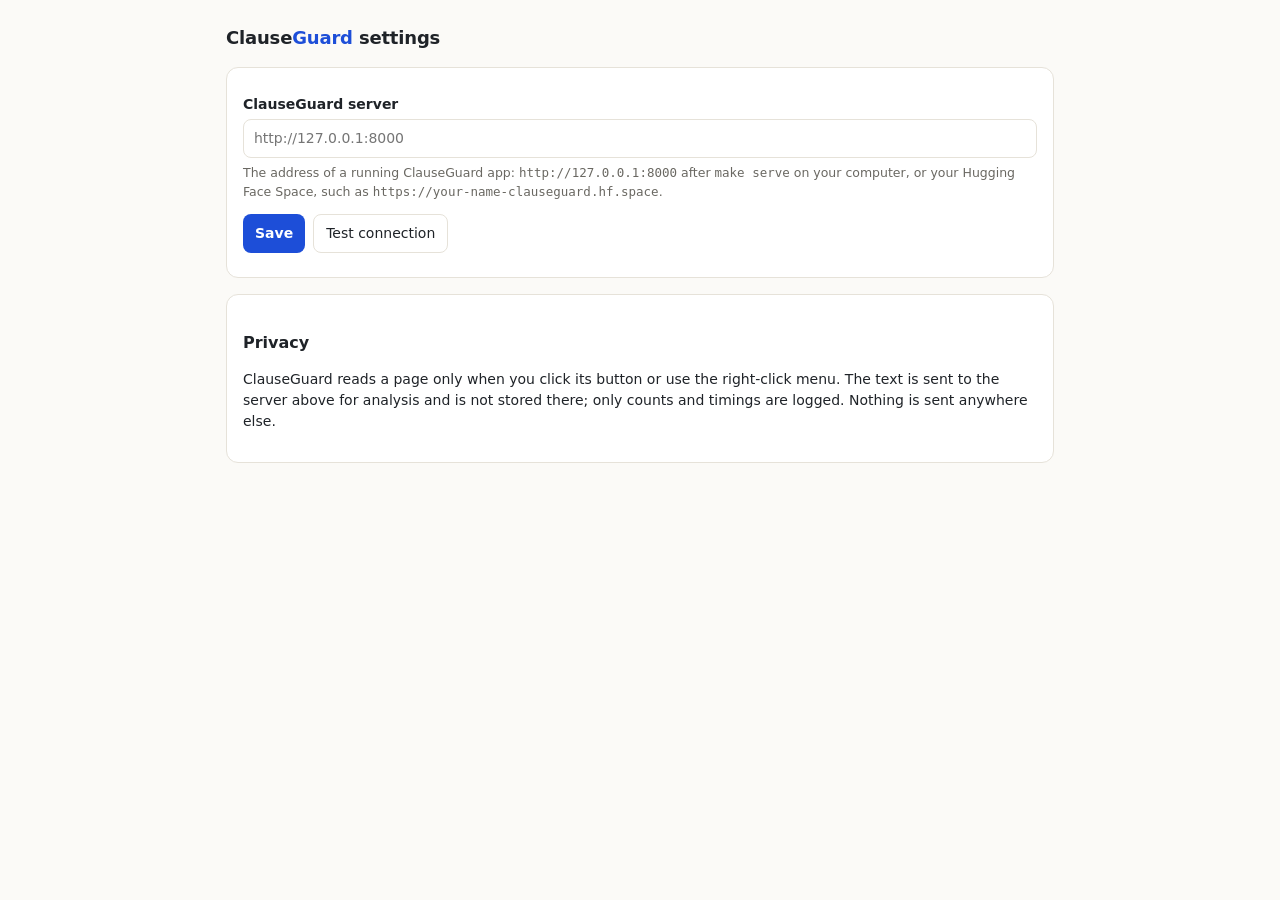
<file: extension/options.html>
<!doctype html>
<html lang="en">
<head>
  <meta charset="utf-8">
  <meta name="viewport" content="width=device-width, initial-scale=1">
  <title>ClauseGuard settings</title>
  <link rel="stylesheet" href="ui.css">
</head>
<body class="page">
  <h1>Clause<span>Guard</span> settings</h1>
  <div class="card">
    <label for="api" class="field-label">ClauseGuard server</label>
    <input type="url" id="api" placeholder="http://127.0.0.1:8000" spellcheck="false">
    <p class="hint">The address of a running ClauseGuard app: <code>http://127.0.0.1:8000</code> after
      <code>make serve</code> on your computer, or your Hugging Face Space, such as
      <code>https://your-name-clauseguard.hf.space</code>.</p>
    <div class="row">
      <button type="button" id="save" class="primary">Save</button>
      <button type="button" id="test" class="secondary">Test connection</button>
    </div>
    <p id="status" class="status" role="status" aria-live="polite"></p>
  </div>
  <div class="card">
    <h2>Privacy</h2>
    <p>ClauseGuard reads a page only when you click its button or use the right-click menu.
      The text is sent to the server above for analysis and is not stored there; only counts
      and timings are logged. Nothing is sent anywhere else.</p>
  </div>
  <script src="lib/core.js"></script>
  <script src="options.js"></script>
</body>
</html>
</file>
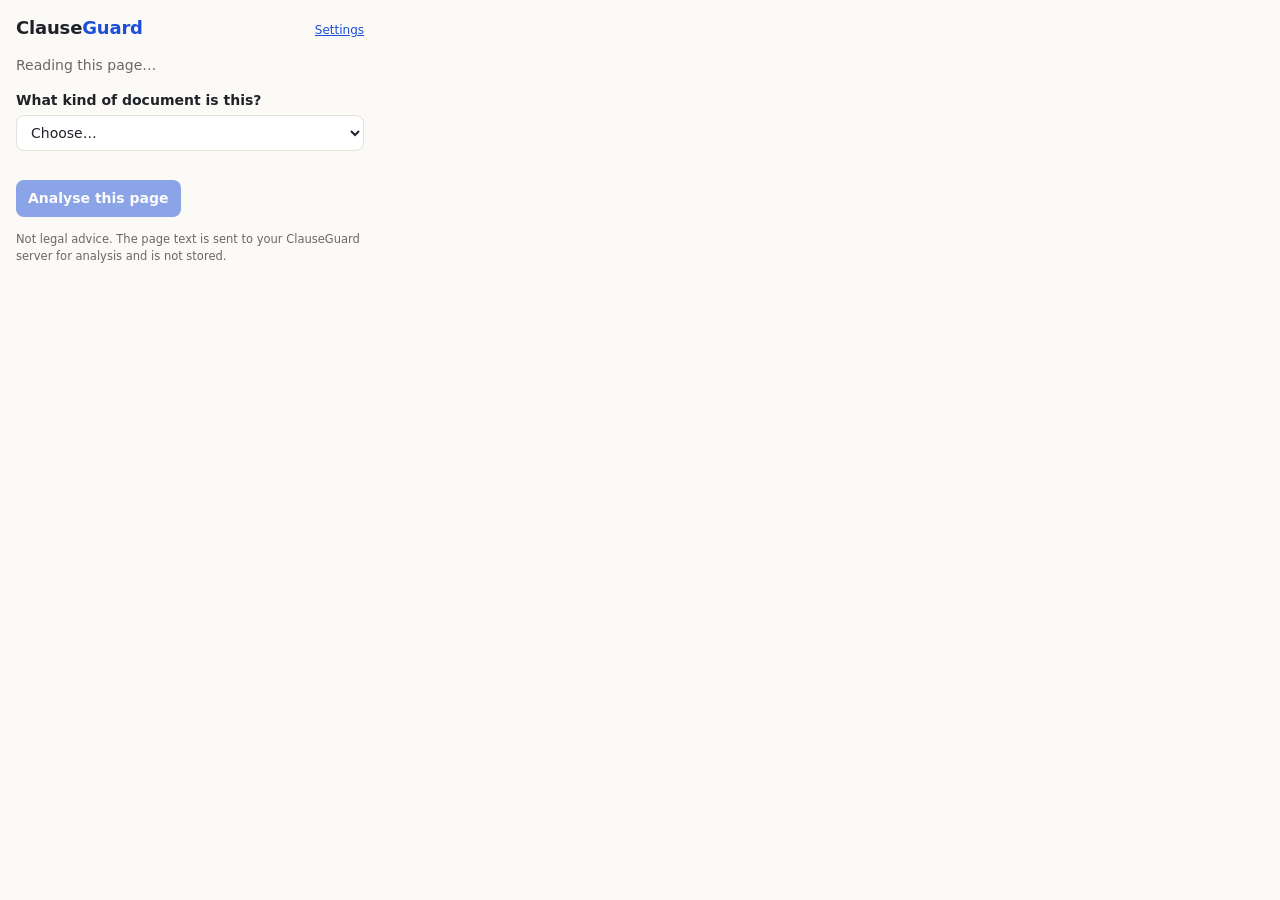
<file: extension/popup.html>
<!doctype html>
<html lang="en">
<head>
  <meta charset="utf-8">
  <title>ClauseGuard</title>
  <link rel="stylesheet" href="ui.css">
</head>
<body class="popup">
  <header class="bar">
    <h1>Clause<span>Guard</span></h1>
    <a href="#" id="open-options" class="small">Settings</a>
  </header>

  <section id="start">
    <p id="page-info" class="muted">Reading this page…</p>
    <label for="doctype" class="field-label">What kind of document is this?</label>
    <select id="doctype">
      <option value="">Choose…</option>
      <option value="tos">Terms of Service</option>
      <option value="privacy">Privacy Policy</option>
      <option value="contract">Contract</option>
    </select>
    <p id="detect-hint" class="hint" role="status" aria-live="polite"></p>
    <button type="button" id="analyze" class="primary" disabled>Analyse this page</button>
    <p id="status" class="status" role="status" aria-live="polite"></p>
  </section>

  <section id="result" hidden>
    <div class="summary">
      <div id="score" class="score"></div>
      <div>
        <p id="summary-line" class="summary-line"></p>
        <p id="highlight-line" class="muted small"></p>
      </div>
    </div>
    <ul id="warnings" class="warnings"></ul>
    <ol id="findings" class="findings"></ol>
    <div class="row">
      <button type="button" id="report" class="primary">Full report</button>
      <button type="button" id="clear" class="secondary">Remove highlights</button>
      <button type="button" id="again" class="secondary">Back</button>
    </div>
  </section>

  <footer class="disclaimer">Not legal advice. The page text is sent to your ClauseGuard server for analysis and is not stored.</footer>
  <script src="lib/core.js"></script>
  <script src="popup.js"></script>
</body>
</html>
</file>
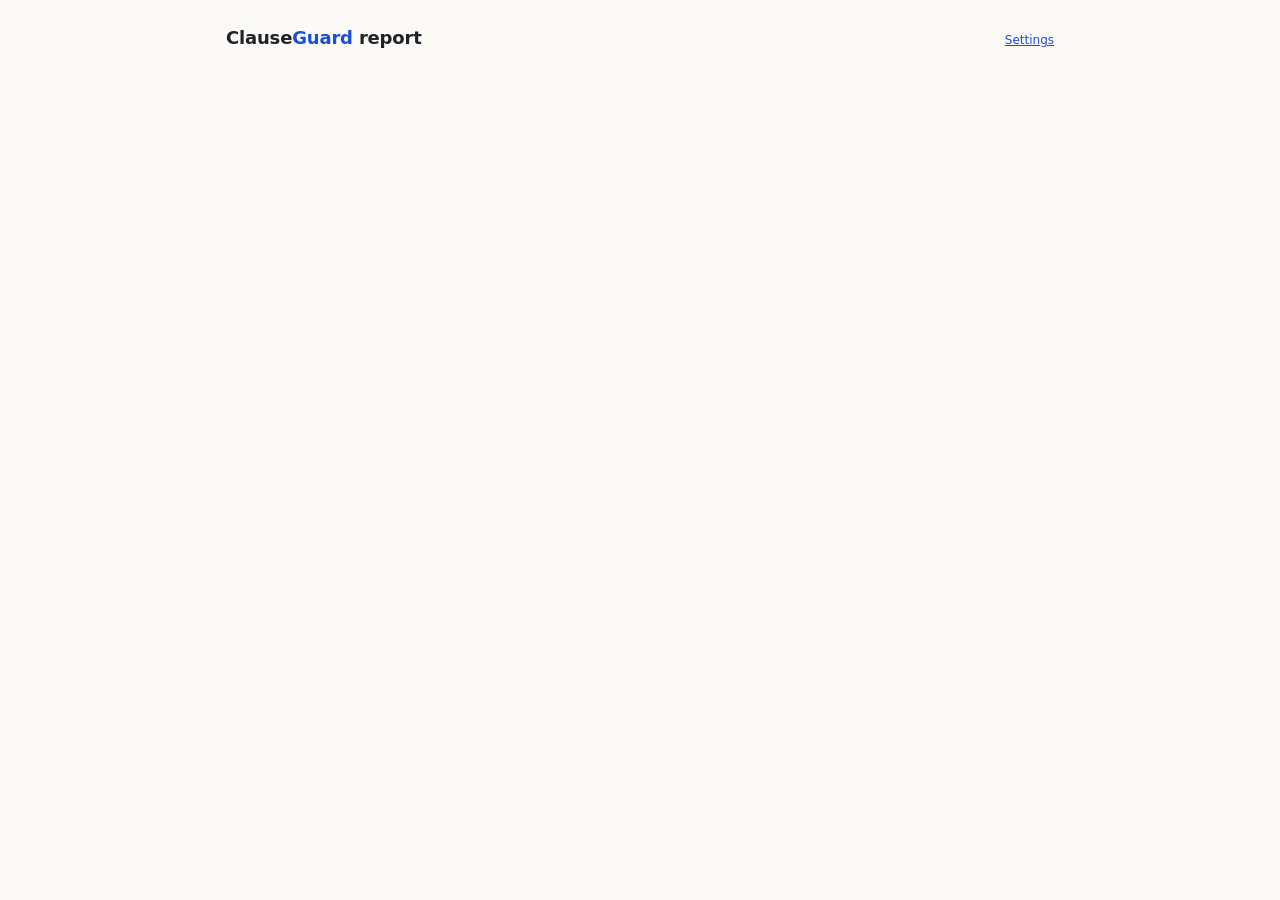
<file: extension/report.html>
<!doctype html>
<html lang="en">
<head>
  <meta charset="utf-8">
  <meta name="viewport" content="width=device-width, initial-scale=1">
  <title>ClauseGuard report</title>
  <link rel="stylesheet" href="ui.css">
</head>
<body class="page">
  <header class="bar">
    <h1>Clause<span>Guard</span> report</h1>
    <a href="#" id="open-options" class="small">Settings</a>
  </header>
  <p id="source" class="muted"></p>
  <div id="empty" class="card" hidden>
    <p>No report yet. Open a terms of service, privacy policy or contract page, click the
      ClauseGuard button in the toolbar, and press <strong>Analyse this page</strong>. You can also
      select text on any page, right-click it and choose <strong>Analyse selected text with ClauseGuard</strong>.</p>
  </div>
  <div id="error" class="card status error" hidden></div>
  <section id="report" hidden>
    <div class="card summary">
      <div id="score" class="score"></div>
      <div>
        <p id="summary-line" class="summary-line"></p>
        <p id="model-line" class="muted small"></p>
        <ul id="warnings" class="warnings"></ul>
      </div>
    </div>
    <div id="protections" class="card" hidden>
      <h2>Protections in this policy</h2>
      <ul id="protections-list"></ul>
    </div>
    <h2>Flagged clauses</h2>
    <ol id="findings" class="findings"></ol>
  </section>
  <p class="disclaimer" id="disclaimer"></p>
  <script src="lib/core.js"></script>
  <script src="report.js"></script>
</body>
</html>
</file>
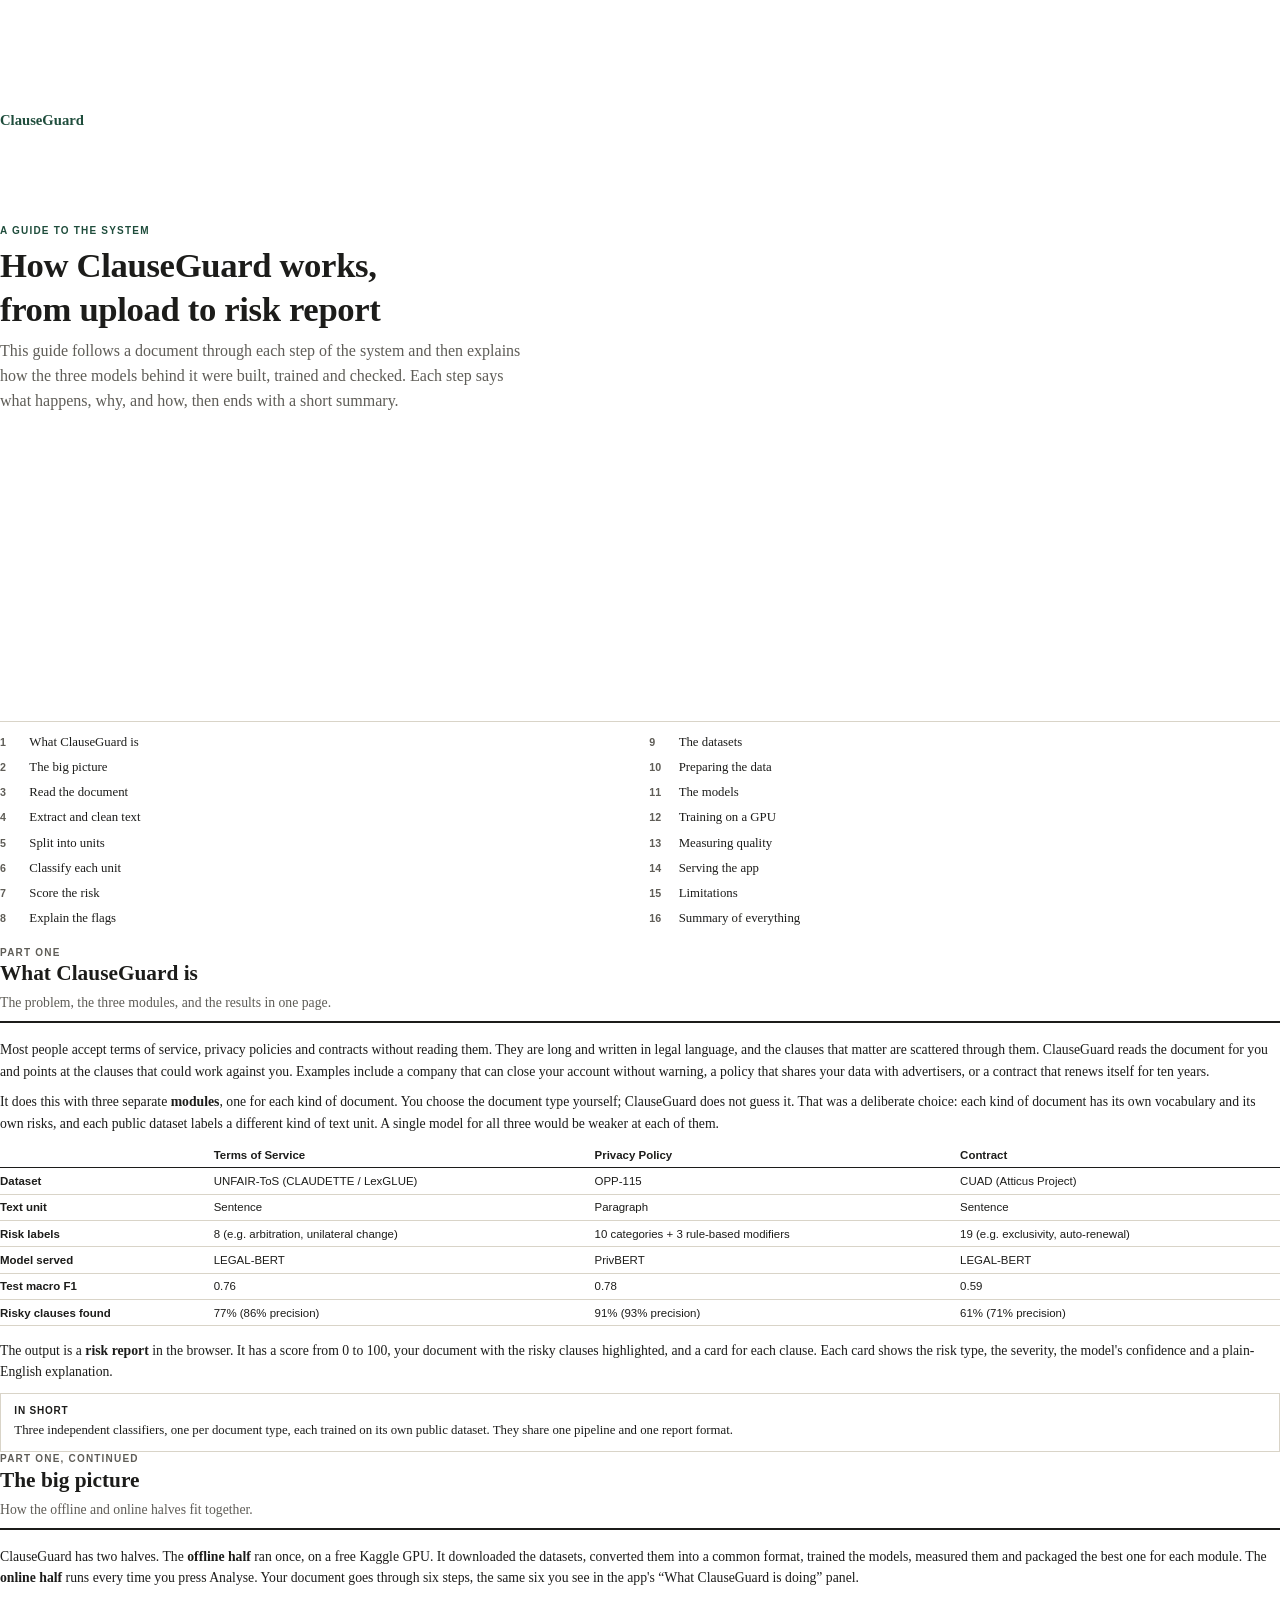
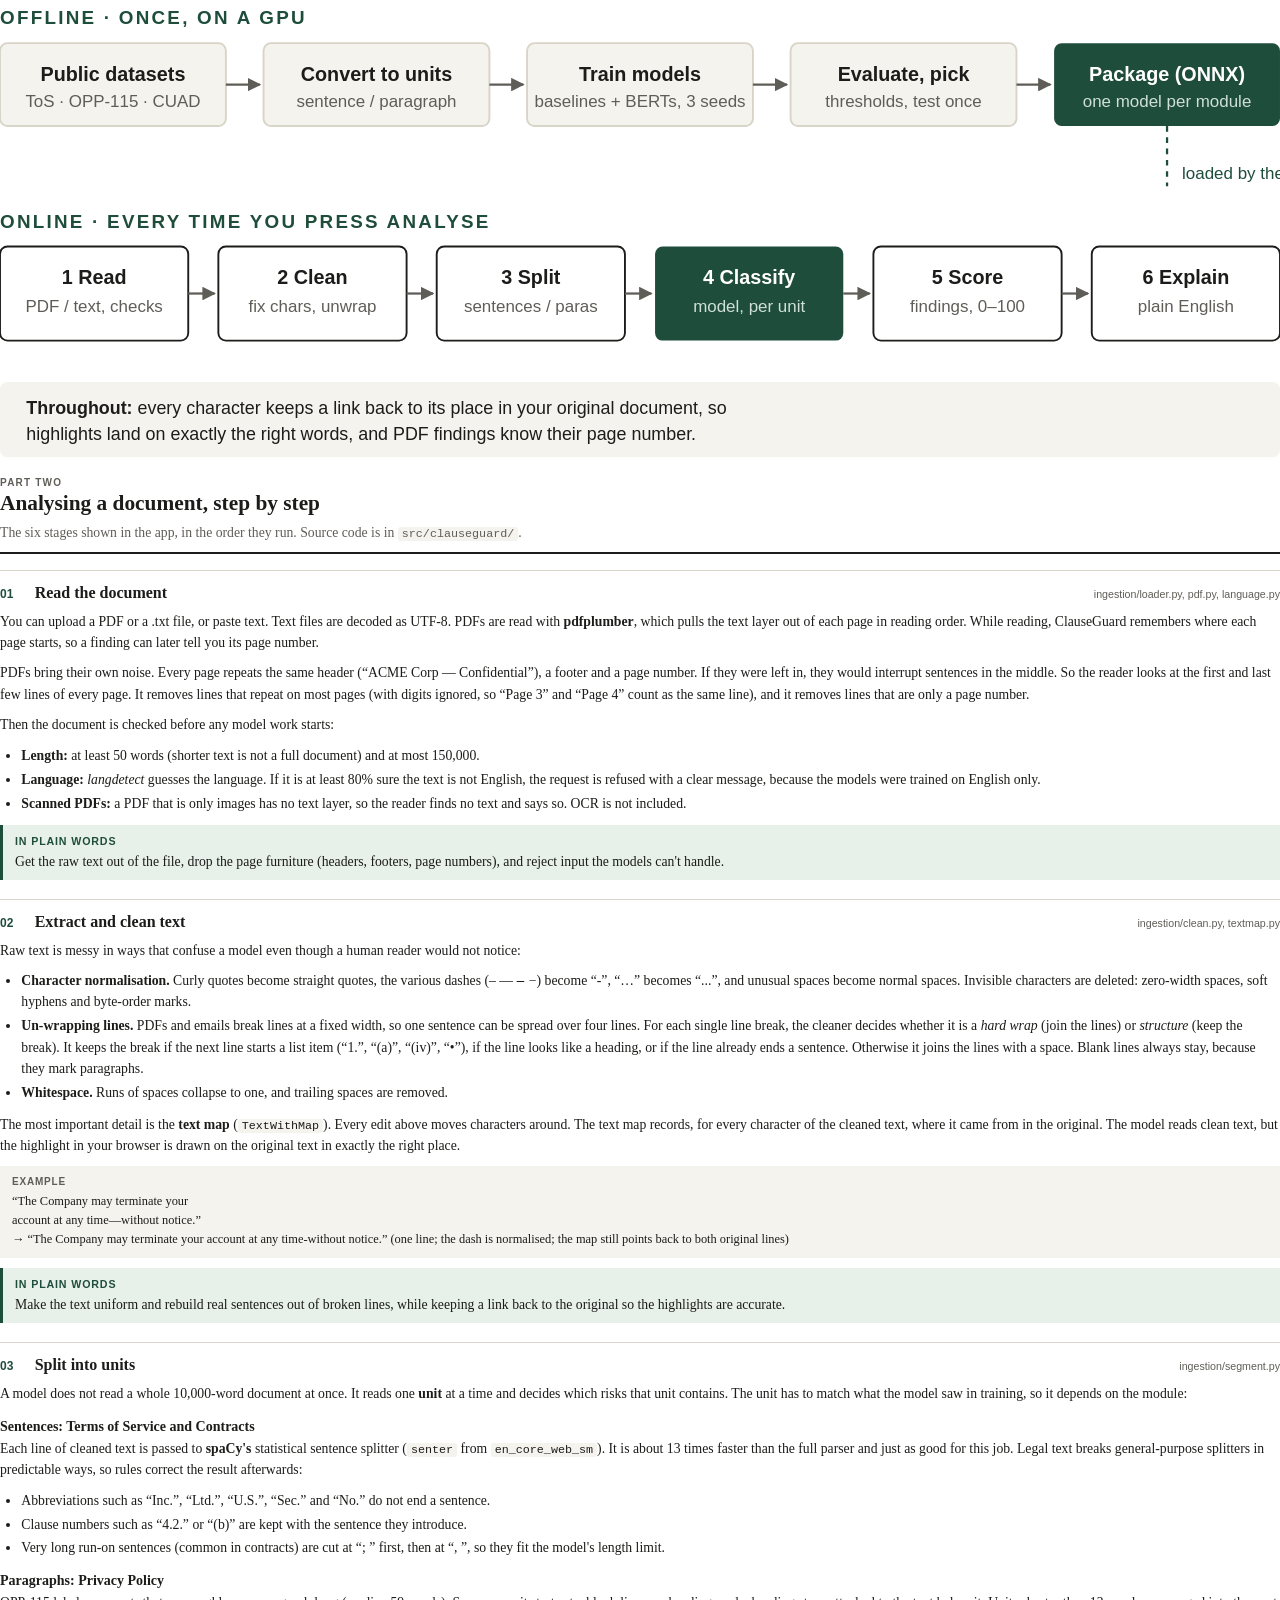
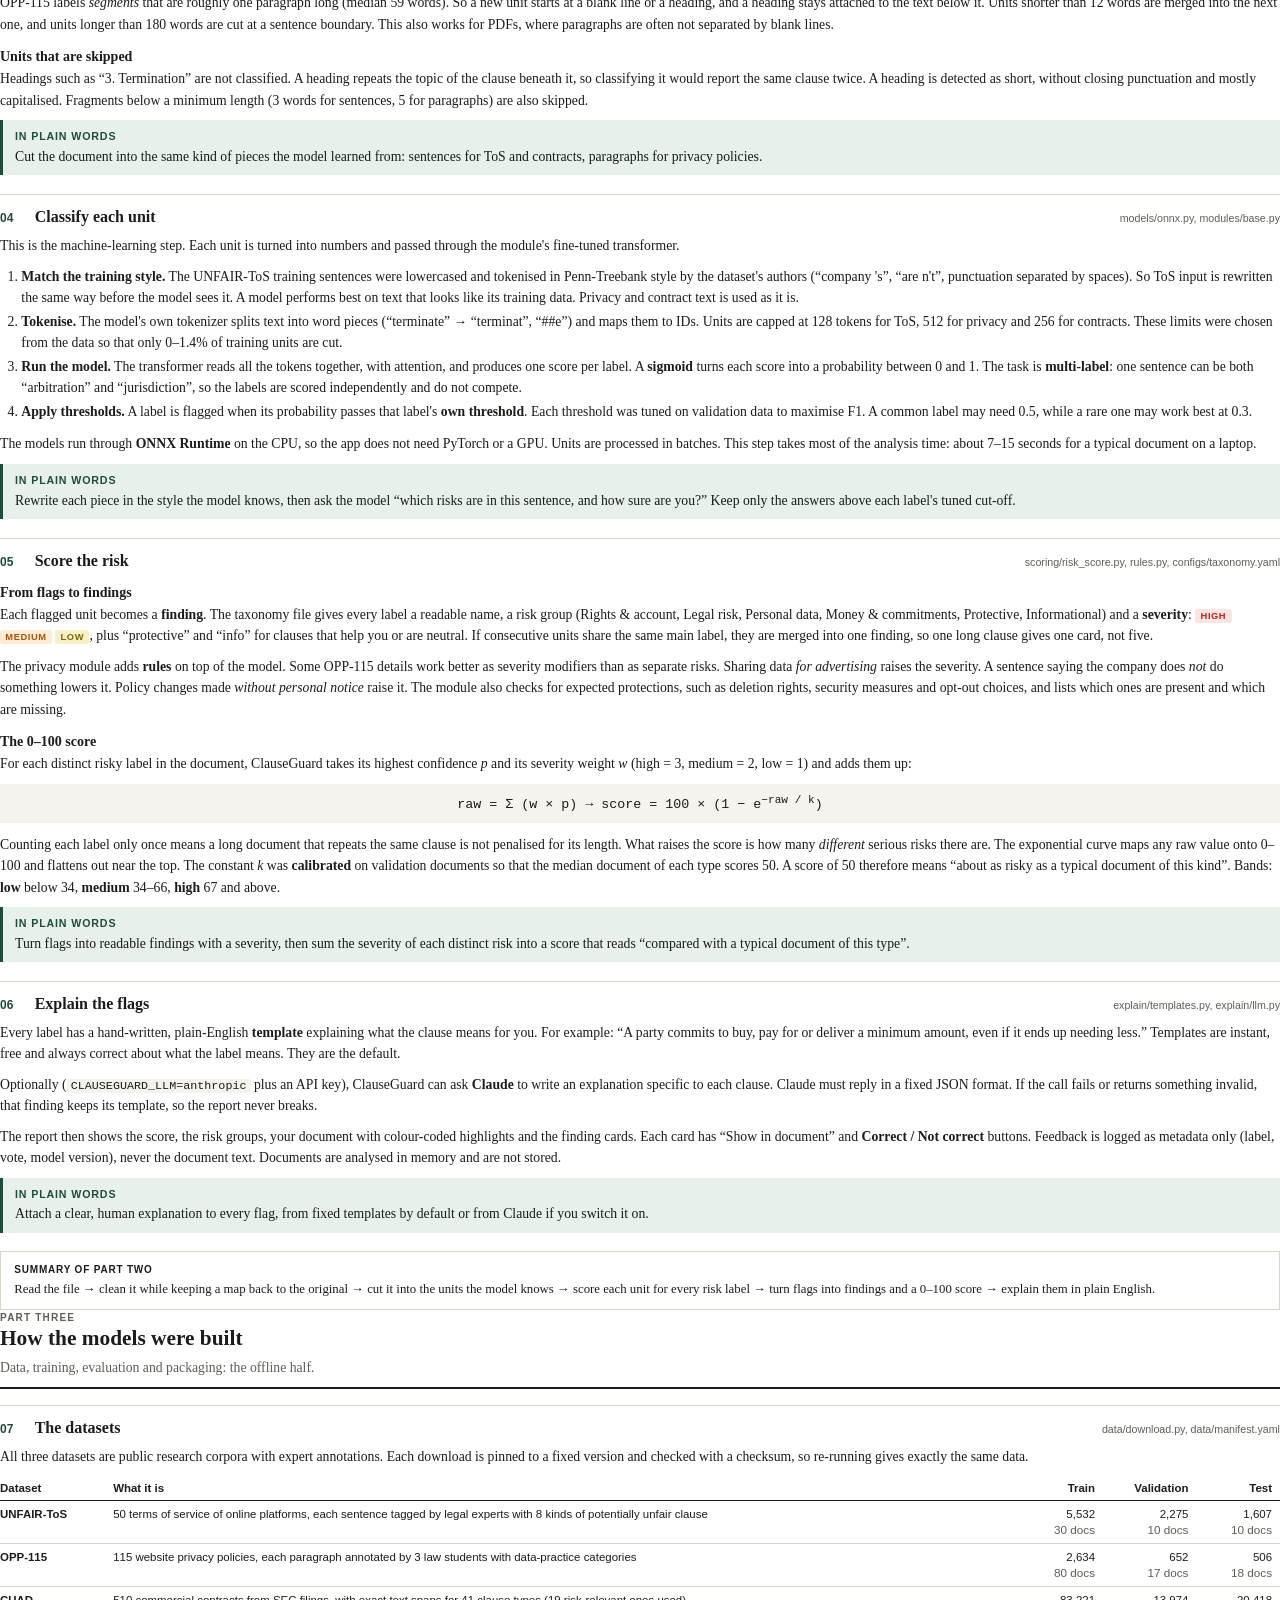
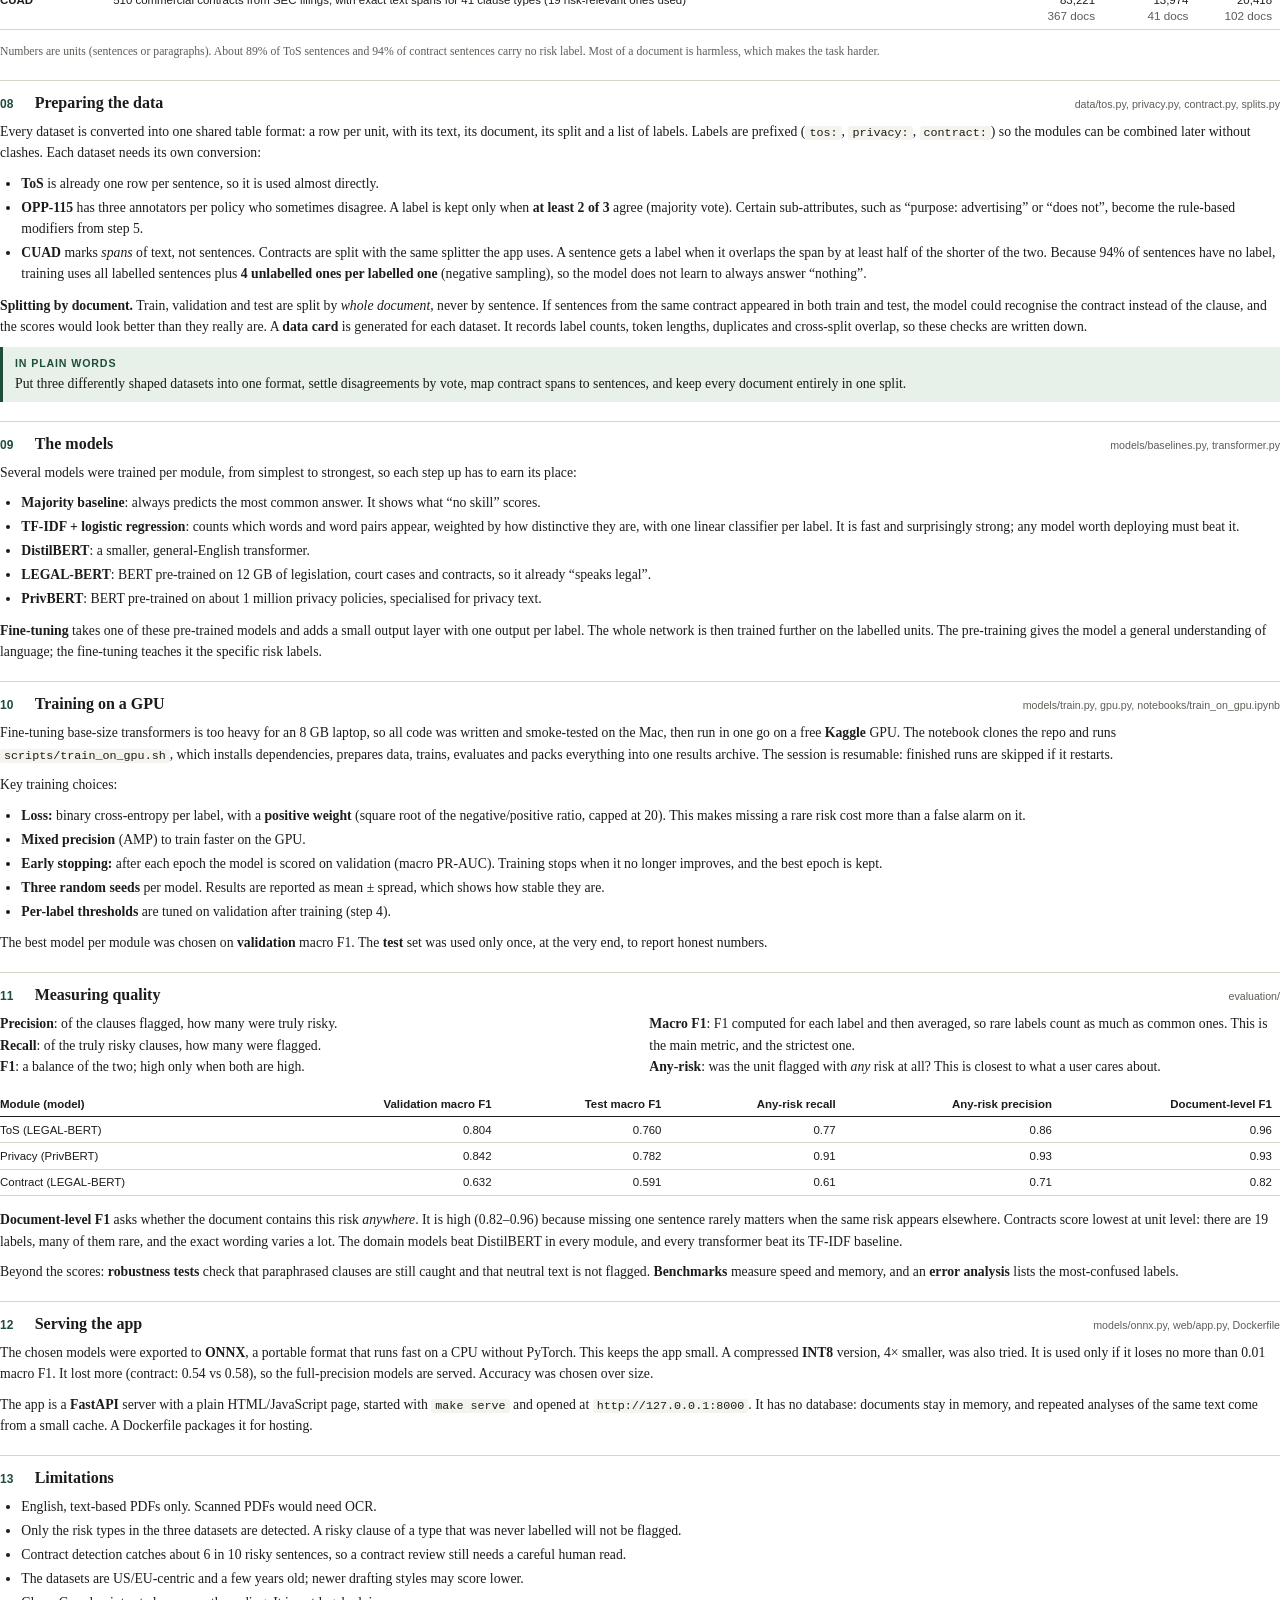
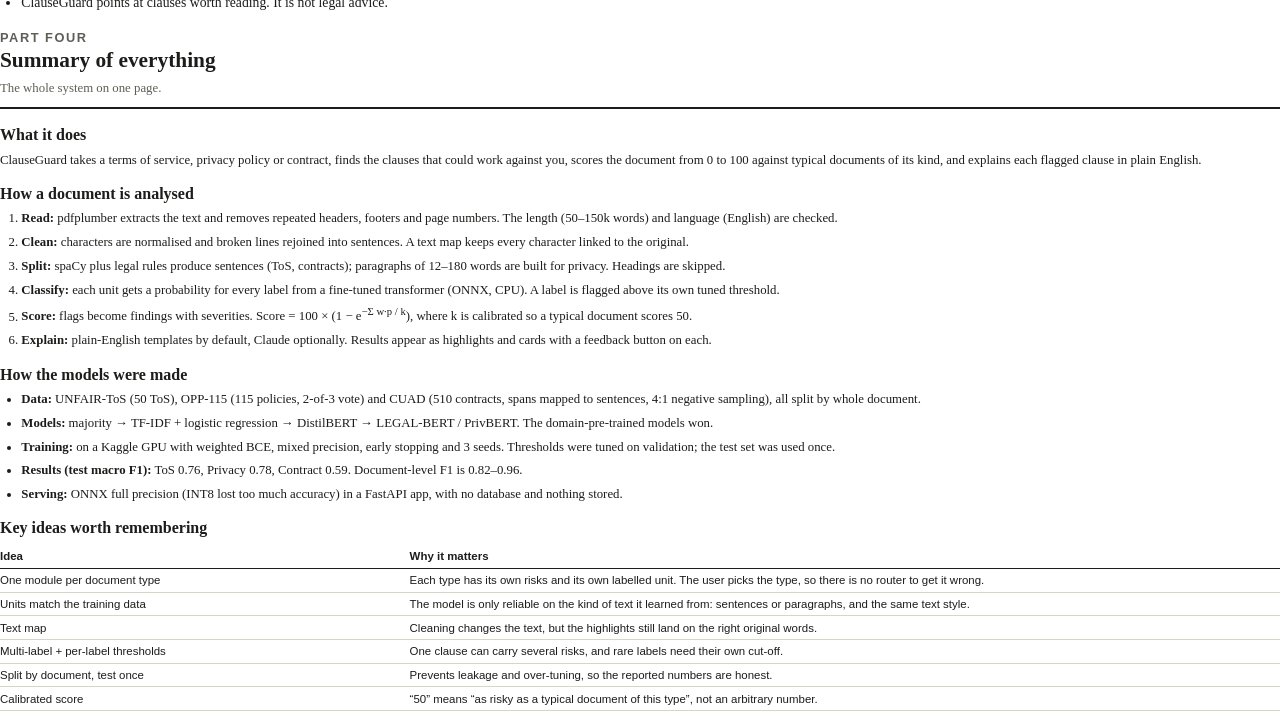
<file: docs/guide/guide.html>
<!doctype html>
<html lang="en">
<head>
<meta charset="utf-8">
<title>How ClauseGuard Works</title>
<style>
  @page { size: A4; margin: 20mm 19mm 20mm 19mm; }
  :root {
    --text: #1c1c1a; --muted: #5f5d57; --rule: #d9d4c8; --soft: #f5f3ee;
    --accent: #1f4d3c; --accent-soft: #e8f0ea; --high: #b3261e; --medium: #a3540a; --low: #7d6608;
    --serif: "Iowan Old Style", "Charter", Georgia, serif;
    --sans: -apple-system, "Helvetica Neue", Arial, sans-serif;
  }
  html { background: #fff; }
  body { margin: 0; color: var(--text); font: 10.3pt/1.55 var(--serif); }
  h1, h2, h3, h4 { font-family: var(--serif); font-weight: 600; line-height: 1.25; }
  h1 { font-size: 26pt; margin: 0 0 6pt; letter-spacing: -0.01em; }
  h2 { font-size: 16pt; margin: 0 0 4pt; padding-top: 2pt; }
  h3 { font-size: 12pt; margin: 16pt 0 4pt; }
  h4 { font-size: 10.5pt; margin: 10pt 0 2pt; }
  p { margin: 0 0 7pt; }
  ul, ol { margin: 0 0 8pt; padding-left: 16pt; }
  li { margin-bottom: 2pt; }
  code { font: 8.8pt/1.4 "SF Mono", Menlo, monospace; background: var(--soft); padding: 0 3pt; border-radius: 2pt; }
  .kicker { font: 600 7.5pt/1 var(--sans); letter-spacing: 0.12em; text-transform: uppercase; color: var(--accent); margin: 0 0 6pt; }
  .lead { font-size: 12pt; color: var(--muted); max-width: 140mm; }
  .part { break-before: page; }
  .part-head { border-bottom: 1.5pt solid var(--text); padding-bottom: 6pt; margin-bottom: 12pt; }
  .part-head p { color: var(--muted); margin: 2pt 0 0; }
  section.stage { margin-bottom: 14pt; }
  .stage-title, h3, h4 { break-after: avoid; }
  .plain, .example, .summary, .formula, tr, li, svg { break-inside: avoid; }
  .stage-title { display: flex; align-items: baseline; gap: 8pt; border-top: 0.75pt solid var(--rule); padding-top: 9pt; margin: 0 0 6pt; }
  .stage-title .n { font: 600 9pt/1 var(--sans); color: var(--accent); min-width: 18pt; }
  .stage-title h3 { margin: 0; }
  .ui { font: 8pt/1 var(--sans); color: var(--muted); margin-left: auto; }
  .plain { background: var(--accent-soft); border-left: 2.5pt solid var(--accent); padding: 6pt 9pt; margin: 6pt 0 8pt; }
  .plain b { font-family: var(--sans); font-size: 8pt; letter-spacing: 0.08em; text-transform: uppercase; color: var(--accent); display: block; margin-bottom: 1pt; }
  .example { background: var(--soft); padding: 6pt 9pt; font-size: 9.3pt; margin: 6pt 0 8pt; }
  .example b { font-family: var(--sans); font-size: 7.5pt; letter-spacing: 0.08em; text-transform: uppercase; color: var(--muted); display: block; margin-bottom: 2pt; }
  .summary { border: 0.75pt solid var(--rule); padding: 7pt 10pt; margin: 8pt 0 0; font-size: 9.6pt; }
  .summary b.t { font-family: var(--sans); font-size: 7.5pt; letter-spacing: 0.08em; text-transform: uppercase; display: block; margin-bottom: 2pt; }
  table { border-collapse: collapse; width: 100%; margin: 4pt 0 10pt; font: 8.6pt/1.4 var(--sans); }
  th { text-align: left; font-weight: 600; border-bottom: 1pt solid var(--text); padding: 3pt 6pt 3pt 0; }
  td { border-bottom: 0.5pt solid var(--rule); padding: 3.5pt 6pt 3.5pt 0; vertical-align: top; }
  td.num, th.num { text-align: right; font-variant-numeric: tabular-nums; }
  .formula { font: 10pt/1.5 "SF Mono", Menlo, monospace; text-align: center; background: var(--soft); padding: 6pt; margin: 6pt 0 8pt; }
  .two { display: grid; grid-template-columns: 1fr 1fr; gap: 0 14pt; }
  .cover { height: 250mm; display: flex; flex-direction: column; }
  .cover .top { flex: 1; padding-top: 30mm; }
  .cover .brand { font: 600 11pt/1 var(--serif); color: var(--accent); margin-bottom: 26mm; }
  .toc { columns: 2; column-gap: 14pt; font-size: 9.6pt; padding: 0; list-style: none; border-top: 0.75pt solid var(--rule); padding-top: 8pt; }
  .toc li { break-inside: avoid; margin-bottom: 4pt; }
  .toc span { color: var(--muted); font: 600 8pt var(--sans); display: inline-block; width: 22pt; }
  svg text { font-family: -apple-system, "Helvetica Neue", Arial, sans-serif; }
  .sev { font: 700 7pt/1 var(--sans); letter-spacing: 0.06em; padding: 1.5pt 4pt; border-radius: 2pt; }
  .sev.h { background: #fbe4e1; color: var(--high); } .sev.m { background: #fcebd5; color: var(--medium); } .sev.l { background: #f8f0c6; color: var(--low); }
  .final li { margin-bottom: 3pt; }
  .part:last-child p, .part:last-child li { font-size: 9.6pt; }
  .part:last-child h3 { margin-top: 10pt; }
  .part:last-child td { padding-top: 2.5pt; padding-bottom: 2.5pt; }
  .small { font-size: 8.8pt; color: var(--muted); }
</style>
</head>
<body>

<!-- ============ COVER ============ -->
<div class="cover">
  <div class="top">
    <div class="brand">ClauseGuard</div>
    <p class="kicker">A guide to the system</p>
    <h1>How ClauseGuard works,<br>from upload to risk report</h1>
    <p class="lead">This guide follows a document through each step of the system and then explains how the three models behind it were built, trained and checked. Each step says what happens, why, and how, then ends with a short summary.</p>
  </div>
  <ol class="toc">
    <li><span>1</span>What ClauseGuard is</li>
    <li><span>2</span>The big picture</li>
    <li><span>3</span>Read the document</li>
    <li><span>4</span>Extract and clean text</li>
    <li><span>5</span>Split into units</li>
    <li><span>6</span>Classify each unit</li>
    <li><span>7</span>Score the risk</li>
    <li><span>8</span>Explain the flags</li>
    <li><span>9</span>The datasets</li>
    <li><span>10</span>Preparing the data</li>
    <li><span>11</span>The models</li>
    <li><span>12</span>Training on a GPU</li>
    <li><span>13</span>Measuring quality</li>
    <li><span>14</span>Serving the app</li>
    <li><span>15</span>Limitations</li>
    <li><span>16</span>Summary of everything</li>
  </ol>
</div>

<!-- ============ PART 1 ============ -->
<div class="part">
  <div class="part-head">
    <p class="kicker">Part one</p>
    <h2>What ClauseGuard is</h2>
    <p>The problem, the three modules, and the results in one page.</p>
  </div>

  <p>Most people accept terms of service, privacy policies and contracts without reading them. They are long and written in legal language, and the clauses that matter are scattered through them. ClauseGuard reads the document for you and points at the clauses that could work against you. Examples include a company that can close your account without warning, a policy that shares your data with advertisers, or a contract that renews itself for ten years.</p>

  <p>It does this with three separate <b>modules</b>, one for each kind of document. You choose the document type yourself; ClauseGuard does not guess it. That was a deliberate choice: each kind of document has its own vocabulary and its own risks, and each public dataset labels a different kind of text unit. A single model for all three would be weaker at each of them.</p>

  <table>
    <tr><th></th><th>Terms of Service</th><th>Privacy Policy</th><th>Contract</th></tr>
    <tr><td><b>Dataset</b></td><td>UNFAIR-ToS (CLAUDETTE / LexGLUE)</td><td>OPP-115</td><td>CUAD (Atticus Project)</td></tr>
    <tr><td><b>Text unit</b></td><td>Sentence</td><td>Paragraph</td><td>Sentence</td></tr>
    <tr><td><b>Risk labels</b></td><td>8 (e.g. arbitration, unilateral change)</td><td>10 categories + 3 rule-based modifiers</td><td>19 (e.g. exclusivity, auto-renewal)</td></tr>
    <tr><td><b>Model served</b></td><td>LEGAL-BERT</td><td>PrivBERT</td><td>LEGAL-BERT</td></tr>
    <tr><td><b>Test macro F1</b></td><td>0.76</td><td>0.78</td><td>0.59</td></tr>
    <tr><td><b>Risky clauses found</b></td><td>77% (86% precision)</td><td>91% (93% precision)</td><td>61% (71% precision)</td></tr>
  </table>

  <p>The output is a <b>risk report</b> in the browser. It has a score from 0 to 100, your document with the risky clauses highlighted, and a card for each clause. Each card shows the risk type, the severity, the model's confidence and a plain-English explanation.</p>

  <div class="summary"><b class="t">In short</b>Three independent classifiers, one per document type, each trained on its own public dataset. They share one pipeline and one report format.</div>

</div>
<div class="part">
  <div class="part-head">
    <p class="kicker">Part one, continued</p>
    <h2>The big picture</h2>
    <p>How the offline and online halves fit together.</p>
  </div>
  <p>ClauseGuard has two halves. The <b>offline half</b> ran once, on a free Kaggle GPU. It downloaded the datasets, converted them into a common format, trained the models, measured them and packaged the best one for each module. The <b>online half</b> runs every time you press Analyse. Your document goes through six steps, the same six you see in the app's “What ClauseGuard is doing” panel.</p>

  <svg viewBox="0 0 680 250" width="100%" role="img" aria-label="Pipeline diagram">
    <defs><marker id="a" viewBox="0 0 10 10" refX="9" refY="5" markerWidth="6" markerHeight="6" orient="auto"><path d="M0,0 L10,5 L0,10 z" fill="#5f5d57"/></marker></defs>
    <text x="0" y="14" font-size="10" font-weight="700" fill="#1f4d3c" letter-spacing="1.2">OFFLINE · ONCE, ON A GPU</text>
    <g font-size="10.5" fill="#1c1c1a">
      <rect x="0" y="24" width="120" height="44" rx="4" fill="#f5f3ee" stroke="#d9d4c8"/><text x="60" y="44" text-anchor="middle" font-weight="600">Public datasets</text><text x="60" y="58" text-anchor="middle" font-size="9" fill="#5f5d57">ToS · OPP-115 · CUAD</text>
      <rect x="140" y="24" width="120" height="44" rx="4" fill="#f5f3ee" stroke="#d9d4c8"/><text x="200" y="44" text-anchor="middle" font-weight="600">Convert to units</text><text x="200" y="58" text-anchor="middle" font-size="9" fill="#5f5d57">sentence / paragraph</text>
      <rect x="280" y="24" width="120" height="44" rx="4" fill="#f5f3ee" stroke="#d9d4c8"/><text x="340" y="44" text-anchor="middle" font-weight="600">Train models</text><text x="340" y="58" text-anchor="middle" font-size="9" fill="#5f5d57">baselines + BERTs, 3 seeds</text>
      <rect x="420" y="24" width="120" height="44" rx="4" fill="#f5f3ee" stroke="#d9d4c8"/><text x="480" y="44" text-anchor="middle" font-weight="600">Evaluate, pick</text><text x="480" y="58" text-anchor="middle" font-size="9" fill="#5f5d57">thresholds, test once</text>
      <rect x="560" y="24" width="120" height="44" rx="4" fill="#1f4d3c"/><text x="620" y="44" text-anchor="middle" font-weight="600" fill="#fff">Package (ONNX)</text><text x="620" y="58" text-anchor="middle" font-size="9" fill="#cfe0d6">one model per module</text>
    </g>
    <g stroke="#5f5d57" stroke-width="1.2" marker-end="url(#a)"><line x1="120" y1="46" x2="138" y2="46"/><line x1="260" y1="46" x2="278" y2="46"/><line x1="400" y1="46" x2="418" y2="46"/><line x1="540" y1="46" x2="558" y2="46"/></g>
    <path d="M620 68 V 100 H 620" stroke="#1f4d3c" stroke-width="1.2" stroke-dasharray="3 3" fill="none"/>
    <text x="628" y="96" font-size="9" fill="#1f4d3c">loaded by the app</text>
    <text x="0" y="122" font-size="10" font-weight="700" fill="#1f4d3c" letter-spacing="1.2">ONLINE · EVERY TIME YOU PRESS ANALYSE</text>
    <g font-size="10.5" fill="#1c1c1a">
      <rect x="0" y="132" width="100" height="50" rx="4" fill="#fff" stroke="#1c1c1a"/><text x="50" y="152" text-anchor="middle" font-weight="600">1 Read</text><text x="50" y="167" text-anchor="middle" font-size="9" fill="#5f5d57">PDF / text, checks</text>
      <rect x="116" y="132" width="100" height="50" rx="4" fill="#fff" stroke="#1c1c1a"/><text x="166" y="152" text-anchor="middle" font-weight="600">2 Clean</text><text x="166" y="167" text-anchor="middle" font-size="9" fill="#5f5d57">fix chars, unwrap</text>
      <rect x="232" y="132" width="100" height="50" rx="4" fill="#fff" stroke="#1c1c1a"/><text x="282" y="152" text-anchor="middle" font-weight="600">3 Split</text><text x="282" y="167" text-anchor="middle" font-size="9" fill="#5f5d57">sentences / paras</text>
      <rect x="348" y="132" width="100" height="50" rx="4" fill="#1f4d3c"/><text x="398" y="152" text-anchor="middle" font-weight="600" fill="#fff">4 Classify</text><text x="398" y="167" text-anchor="middle" font-size="9" fill="#cfe0d6">model, per unit</text>
      <rect x="464" y="132" width="100" height="50" rx="4" fill="#fff" stroke="#1c1c1a"/><text x="514" y="152" text-anchor="middle" font-weight="600">5 Score</text><text x="514" y="167" text-anchor="middle" font-size="9" fill="#5f5d57">findings, 0–100</text>
      <rect x="580" y="132" width="100" height="50" rx="4" fill="#fff" stroke="#1c1c1a"/><text x="630" y="152" text-anchor="middle" font-weight="600">6 Explain</text><text x="630" y="167" text-anchor="middle" font-size="9" fill="#5f5d57">plain English</text>
    </g>
    <g stroke="#5f5d57" stroke-width="1.2" marker-end="url(#a)"><line x1="100" y1="157" x2="114" y2="157"/><line x1="216" y1="157" x2="230" y2="157"/><line x1="332" y1="157" x2="346" y2="157"/><line x1="448" y1="157" x2="462" y2="157"/><line x1="564" y1="157" x2="578" y2="157"/></g>
    <rect x="0" y="204" width="680" height="40" rx="4" fill="#f5f3ee"/>
    <text x="14" y="221" font-size="9.5" fill="#1c1c1a"><tspan font-weight="700">Throughout:</tspan> every character keeps a link back to its place in your original document, so</text>
    <text x="14" y="235" font-size="9.5" fill="#1c1c1a">highlights land on exactly the right words, and PDF findings know their page number.</text>
  </svg>
</div>

<!-- ============ PART 2 ============ -->
<div class="part">
  <div class="part-head">
    <p class="kicker">Part two</p>
    <h2>Analysing a document, step by step</h2>
    <p>The six stages shown in the app, in the order they run. Source code is in <code>src/clauseguard/</code>.</p>
  </div>

  <section class="stage">
    <div class="stage-title"><span class="n">01</span><h3>Read the document</h3><span class="ui">ingestion/loader.py, pdf.py, language.py</span></div>
    <p>You can upload a PDF or a .txt file, or paste text. Text files are decoded as UTF-8. PDFs are read with <b>pdfplumber</b>, which pulls the text layer out of each page in reading order. While reading, ClauseGuard remembers where each page starts, so a finding can later tell you its page number.</p>
    <p>PDFs bring their own noise. Every page repeats the same header (“ACME Corp — Confidential”), a footer and a page number. If they were left in, they would interrupt sentences in the middle. So the reader looks at the first and last few lines of every page. It removes lines that repeat on most pages (with digits ignored, so “Page 3” and “Page 4” count as the same line), and it removes lines that are only a page number.</p>
    <p>Then the document is checked before any model work starts:</p>
    <ul>
      <li><b>Length:</b> at least 50 words (shorter text is not a full document) and at most 150,000.</li>
      <li><b>Language:</b> <i>langdetect</i> guesses the language. If it is at least 80% sure the text is not English, the request is refused with a clear message, because the models were trained on English only.</li>
      <li><b>Scanned PDFs:</b> a PDF that is only images has no text layer, so the reader finds no text and says so. OCR is not included.</li>
    </ul>
    <div class="plain"><b>In plain words</b>Get the raw text out of the file, drop the page furniture (headers, footers, page numbers), and reject input the models can't handle.</div>
  </section>

  <section class="stage">
    <div class="stage-title"><span class="n">02</span><h3>Extract and clean text</h3><span class="ui">ingestion/clean.py, textmap.py</span></div>
    <p>Raw text is messy in ways that confuse a model even though a human reader would not notice:</p>
    <ul>
      <li><b>Character normalisation.</b> Curly quotes become straight quotes, the various dashes (– — ‒ −) become “-”, “…” becomes “...”, and unusual spaces become normal spaces. Invisible characters are deleted: zero-width spaces, soft hyphens and byte-order marks.</li>
      <li><b>Un-wrapping lines.</b> PDFs and emails break lines at a fixed width, so one sentence can be spread over four lines. For each single line break, the cleaner decides whether it is a <i>hard wrap</i> (join the lines) or <i>structure</i> (keep the break). It keeps the break if the next line starts a list item (“1.”, “(a)”, “(iv)”, “•”), if the line looks like a heading, or if the line already ends a sentence. Otherwise it joins the lines with a space. Blank lines always stay, because they mark paragraphs.</li>
      <li><b>Whitespace.</b> Runs of spaces collapse to one, and trailing spaces are removed.</li>
    </ul>
    <p>The most important detail is the <b>text map</b> (<code>TextWithMap</code>). Every edit above moves characters around. The text map records, for every character of the cleaned text, where it came from in the original. The model reads clean text, but the highlight in your browser is drawn on the original text in exactly the right place.</p>
    <div class="example"><b>Example</b>“The Company may terminate your<br>account at any time—without notice.”<br>→ “The Company may terminate your account at any time-without notice.” (one line; the dash is normalised; the map still points back to both original lines)</div>
    <div class="plain"><b>In plain words</b>Make the text uniform and rebuild real sentences out of broken lines, while keeping a link back to the original so the highlights are accurate.</div>
  </section>

  <section class="stage">
    <div class="stage-title"><span class="n">03</span><h3>Split into units</h3><span class="ui">ingestion/segment.py</span></div>
    <p>A model does not read a whole 10,000-word document at once. It reads one <b>unit</b> at a time and decides which risks that unit contains. The unit has to match what the model saw in training, so it depends on the module:</p>
    <h4>Sentences: Terms of Service and Contracts</h4>
    <p>Each line of cleaned text is passed to <b>spaCy's</b> statistical sentence splitter (<code>senter</code> from <code>en_core_web_sm</code>). It is about 13 times faster than the full parser and just as good for this job. Legal text breaks general-purpose splitters in predictable ways, so rules correct the result afterwards:</p>
    <ul>
      <li>Abbreviations such as “Inc.”, “Ltd.”, “U.S.”, “Sec.” and “No.” do not end a sentence.</li>
      <li>Clause numbers such as “4.2.” or “(b)” are kept with the sentence they introduce.</li>
      <li>Very long run-on sentences (common in contracts) are cut at “; ” first, then at “, ”, so they fit the model's length limit.</li>
    </ul>
    <h4>Paragraphs: Privacy Policy</h4>
    <p>OPP-115 labels <i>segments</i> that are roughly one paragraph long (median 59 words). So a new unit starts at a blank line or a heading, and a heading stays attached to the text below it. Units shorter than 12 words are merged into the next one, and units longer than 180 words are cut at a sentence boundary. This also works for PDFs, where paragraphs are often not separated by blank lines.</p>
    <h4>Units that are skipped</h4>
    <p>Headings such as “3. Termination” are not classified. A heading repeats the topic of the clause beneath it, so classifying it would report the same clause twice. A heading is detected as short, without closing punctuation and mostly capitalised. Fragments below a minimum length (3 words for sentences, 5 for paragraphs) are also skipped.</p>
    <div class="plain"><b>In plain words</b>Cut the document into the same kind of pieces the model learned from: sentences for ToS and contracts, paragraphs for privacy policies.</div>
  </section>

  <section class="stage">
    <div class="stage-title"><span class="n">04</span><h3>Classify each unit</h3><span class="ui">models/onnx.py, modules/base.py</span></div>
    <p>This is the machine-learning step. Each unit is turned into numbers and passed through the module's fine-tuned transformer.</p>
    <ol>
      <li><b>Match the training style.</b> The UNFAIR-ToS training sentences were lowercased and tokenised in Penn-Treebank style by the dataset's authors (“company 's”, “are n't”, punctuation separated by spaces). So ToS input is rewritten the same way before the model sees it. A model performs best on text that looks like its training data. Privacy and contract text is used as it is.</li>
      <li><b>Tokenise.</b> The model's own tokenizer splits text into word pieces (“terminate” → “terminat”, “##e”) and maps them to IDs. Units are capped at 128 tokens for ToS, 512 for privacy and 256 for contracts. These limits were chosen from the data so that only 0–1.4% of training units are cut.</li>
      <li><b>Run the model.</b> The transformer reads all the tokens together, with attention, and produces one score per label. A <b>sigmoid</b> turns each score into a probability between 0 and 1. The task is <b>multi-label</b>: one sentence can be both “arbitration” and “jurisdiction”, so the labels are scored independently and do not compete.</li>
      <li><b>Apply thresholds.</b> A label is flagged when its probability passes that label's <b>own threshold</b>. Each threshold was tuned on validation data to maximise F1. A common label may need 0.5, while a rare one may work best at 0.3.</li>
    </ol>
    <p>The models run through <b>ONNX Runtime</b> on the CPU, so the app does not need PyTorch or a GPU. Units are processed in batches. This step takes most of the analysis time: about 7–15 seconds for a typical document on a laptop.</p>
    <div class="plain"><b>In plain words</b>Rewrite each piece in the style the model knows, then ask the model “which risks are in this sentence, and how sure are you?” Keep only the answers above each label's tuned cut-off.</div>
  </section>

  <section class="stage">
    <div class="stage-title"><span class="n">05</span><h3>Score the risk</h3><span class="ui">scoring/risk_score.py, rules.py, configs/taxonomy.yaml</span></div>
    <h4>From flags to findings</h4>
    <p>Each flagged unit becomes a <b>finding</b>. The taxonomy file gives every label a readable name, a risk group (Rights &amp; account, Legal risk, Personal data, Money &amp; commitments, Protective, Informational) and a <b>severity</b>: <span class="sev h">HIGH</span> <span class="sev m">MEDIUM</span> <span class="sev l">LOW</span>, plus “protective” and “info” for clauses that help you or are neutral. If consecutive units share the same main label, they are merged into one finding, so one long clause gives one card, not five.</p>
    <p>The privacy module adds <b>rules</b> on top of the model. Some OPP-115 details work better as severity modifiers than as separate risks. Sharing data <i>for advertising</i> raises the severity. A sentence saying the company does <i>not</i> do something lowers it. Policy changes made <i>without personal notice</i> raise it. The module also checks for expected protections, such as deletion rights, security measures and opt-out choices, and lists which ones are present and which are missing.</p>
    <h4>The 0–100 score</h4>
    <p>For each distinct risky label in the document, ClauseGuard takes its highest confidence <i>p</i> and its severity weight <i>w</i> (high = 3, medium = 2, low = 1) and adds them up:</p>
    <div class="formula">raw = Σ (w × p)   →   score = 100 × (1 − e<sup>−raw / k</sup>)</div>
    <p>Counting each label only once means a long document that repeats the same clause is not penalised for its length. What raises the score is how many <i>different</i> serious risks there are. The exponential curve maps any raw value onto 0–100 and flattens out near the top. The constant <i>k</i> was <b>calibrated</b> on validation documents so that the median document of each type scores 50. A score of 50 therefore means “about as risky as a typical document of this kind”. Bands: <b>low</b> below 34, <b>medium</b> 34–66, <b>high</b> 67 and above.</p>
    <div class="plain"><b>In plain words</b>Turn flags into readable findings with a severity, then sum the severity of each distinct risk into a score that reads “compared with a typical document of this type”.</div>
  </section>

  <section class="stage">
    <div class="stage-title"><span class="n">06</span><h3>Explain the flags</h3><span class="ui">explain/templates.py, explain/llm.py</span></div>
    <p>Every label has a hand-written, plain-English <b>template</b> explaining what the clause means for you. For example: “A party commits to buy, pay for or deliver a minimum amount, even if it ends up needing less.” Templates are instant, free and always correct about what the label means. They are the default.</p>
    <p>Optionally (<code>CLAUSEGUARD_LLM=anthropic</code> plus an API key), ClauseGuard can ask <b>Claude</b> to write an explanation specific to each clause. Claude must reply in a fixed JSON format. If the call fails or returns something invalid, that finding keeps its template, so the report never breaks.</p>
    <p>The report then shows the score, the risk groups, your document with colour-coded highlights and the finding cards. Each card has “Show in document” and <b>Correct / Not correct</b> buttons. Feedback is logged as metadata only (label, vote, model version), never the document text. Documents are analysed in memory and are not stored.</p>
    <div class="plain"><b>In plain words</b>Attach a clear, human explanation to every flag, from fixed templates by default or from Claude if you switch it on.</div>
  </section>

  <div class="summary"><b class="t">Summary of part two</b>
    Read the file → clean it while keeping a map back to the original → cut it into the units the model knows → score each unit for every risk label → turn flags into findings and a 0–100 score → explain them in plain English.
  </div>
</div>

<!-- ============ PART 3 ============ -->
<div class="part">
  <div class="part-head">
    <p class="kicker">Part three</p>
    <h2>How the models were built</h2>
    <p>Data, training, evaluation and packaging: the offline half.</p>
  </div>

  <section class="stage">
    <div class="stage-title"><span class="n">07</span><h3>The datasets</h3><span class="ui">data/download.py, data/manifest.yaml</span></div>
    <p>All three datasets are public research corpora with expert annotations. Each download is pinned to a fixed version and checked with a checksum, so re-running gives exactly the same data.</p>
    <table>
      <tr><th>Dataset</th><th>What it is</th><th class="num">Train</th><th class="num">Validation</th><th class="num">Test</th></tr>
      <tr><td><b>UNFAIR-ToS</b></td><td>50 terms of service of online platforms, each sentence tagged by legal experts with 8 kinds of potentially unfair clause</td><td class="num">5,532<br><span class="small">30 docs</span></td><td class="num">2,275<br><span class="small">10 docs</span></td><td class="num">1,607<br><span class="small">10 docs</span></td></tr>
      <tr><td><b>OPP-115</b></td><td>115 website privacy policies, each paragraph annotated by 3 law students with data-practice categories</td><td class="num">2,634<br><span class="small">80 docs</span></td><td class="num">652<br><span class="small">17 docs</span></td><td class="num">506<br><span class="small">18 docs</span></td></tr>
      <tr><td><b>CUAD</b></td><td>510 commercial contracts from SEC filings, with exact text spans for 41 clause types (19 risk-relevant ones used)</td><td class="num">83,221<br><span class="small">367 docs</span></td><td class="num">13,974<br><span class="small">41 docs</span></td><td class="num">20,418<br><span class="small">102 docs</span></td></tr>
    </table>
    <p class="small">Numbers are units (sentences or paragraphs). About 89% of ToS sentences and 94% of contract sentences carry no risk label. Most of a document is harmless, which makes the task harder.</p>
  </section>

  <section class="stage">
    <div class="stage-title"><span class="n">08</span><h3>Preparing the data</h3><span class="ui">data/tos.py, privacy.py, contract.py, splits.py</span></div>
    <p>Every dataset is converted into one shared table format: a row per unit, with its text, its document, its split and a list of labels. Labels are prefixed (<code>tos:</code>, <code>privacy:</code>, <code>contract:</code>) so the modules can be combined later without clashes. Each dataset needs its own conversion:</p>
    <ul>
      <li><b>ToS</b> is already one row per sentence, so it is used almost directly.</li>
      <li><b>OPP-115</b> has three annotators per policy who sometimes disagree. A label is kept only when <b>at least 2 of 3</b> agree (majority vote). Certain sub-attributes, such as “purpose: advertising” or “does not”, become the rule-based modifiers from step 5.</li>
      <li><b>CUAD</b> marks <i>spans</i> of text, not sentences. Contracts are split with the same splitter the app uses. A sentence gets a label when it overlaps the span by at least half of the shorter of the two. Because 94% of sentences have no label, training uses all labelled sentences plus <b>4 unlabelled ones per labelled one</b> (negative sampling), so the model does not learn to always answer “nothing”.</li>
    </ul>
    <p><b>Splitting by document.</b> Train, validation and test are split by <i>whole document</i>, never by sentence. If sentences from the same contract appeared in both train and test, the model could recognise the contract instead of the clause, and the scores would look better than they really are. A <b>data card</b> is generated for each dataset. It records label counts, token lengths, duplicates and cross-split overlap, so these checks are written down.</p>
    <div class="plain"><b>In plain words</b>Put three differently shaped datasets into one format, settle disagreements by vote, map contract spans to sentences, and keep every document entirely in one split.</div>
  </section>

  <section class="stage">
    <div class="stage-title"><span class="n">09</span><h3>The models</h3><span class="ui">models/baselines.py, transformer.py</span></div>
    <p>Several models were trained per module, from simplest to strongest, so each step up has to earn its place:</p>
    <ul>
      <li><b>Majority baseline</b>: always predicts the most common answer. It shows what “no skill” scores.</li>
      <li><b>TF-IDF + logistic regression</b>: counts which words and word pairs appear, weighted by how distinctive they are, with one linear classifier per label. It is fast and surprisingly strong; any model worth deploying must beat it.</li>
      <li><b>DistilBERT</b>: a smaller, general-English transformer.</li>
      <li><b>LEGAL-BERT</b>: BERT pre-trained on 12 GB of legislation, court cases and contracts, so it already “speaks legal”.</li>
      <li><b>PrivBERT</b>: BERT pre-trained on about 1 million privacy policies, specialised for privacy text.</li>
    </ul>
    <p><b>Fine-tuning</b> takes one of these pre-trained models and adds a small output layer with one output per label. The whole network is then trained further on the labelled units. The pre-training gives the model a general understanding of language; the fine-tuning teaches it the specific risk labels.</p>
  </section>

  <section class="stage">
    <div class="stage-title"><span class="n">10</span><h3>Training on a GPU</h3><span class="ui">models/train.py, gpu.py, notebooks/train_on_gpu.ipynb</span></div>
    <p>Fine-tuning base-size transformers is too heavy for an 8 GB laptop, so all code was written and smoke-tested on the Mac, then run in one go on a free <b>Kaggle</b> GPU. The notebook clones the repo and runs <code>scripts/train_on_gpu.sh</code>, which installs dependencies, prepares data, trains, evaluates and packs everything into one results archive. The session is resumable: finished runs are skipped if it restarts.</p>
    <p>Key training choices:</p>
    <ul>
      <li><b>Loss:</b> binary cross-entropy per label, with a <b>positive weight</b> (square root of the negative/positive ratio, capped at 20). This makes missing a rare risk cost more than a false alarm on it.</li>
      <li><b>Mixed precision</b> (AMP) to train faster on the GPU.</li>
      <li><b>Early stopping:</b> after each epoch the model is scored on validation (macro PR-AUC). Training stops when it no longer improves, and the best epoch is kept.</li>
      <li><b>Three random seeds</b> per model. Results are reported as mean ± spread, which shows how stable they are.</li>
      <li><b>Per-label thresholds</b> are tuned on validation after training (step 4).</li>
    </ul>
    <p>The best model per module was chosen on <b>validation</b> macro F1. The <b>test</b> set was used only once, at the very end, to report honest numbers.</p>
  </section>

  <section class="stage">
    <div class="stage-title"><span class="n">11</span><h3>Measuring quality</h3><span class="ui">evaluation/</span></div>
    <div class="two">
      <div>
        <p><b>Precision</b>: of the clauses flagged, how many were truly risky.<br>
        <b>Recall</b>: of the truly risky clauses, how many were flagged.<br>
        <b>F1</b>: a balance of the two; high only when both are high.</p>
      </div>
      <div>
        <p><b>Macro F1</b>: F1 computed for each label and then averaged, so rare labels count as much as common ones. This is the main metric, and the strictest one.<br>
        <b>Any-risk</b>: was the unit flagged with <i>any</i> risk at all? This is closest to what a user cares about.</p>
      </div>
    </div>
    <table>
      <tr><th>Module (model)</th><th class="num">Validation macro F1</th><th class="num">Test macro F1</th><th class="num">Any-risk recall</th><th class="num">Any-risk precision</th><th class="num">Document-level F1</th></tr>
      <tr><td>ToS (LEGAL-BERT)</td><td class="num">0.804</td><td class="num">0.760</td><td class="num">0.77</td><td class="num">0.86</td><td class="num">0.96</td></tr>
      <tr><td>Privacy (PrivBERT)</td><td class="num">0.842</td><td class="num">0.782</td><td class="num">0.91</td><td class="num">0.93</td><td class="num">0.93</td></tr>
      <tr><td>Contract (LEGAL-BERT)</td><td class="num">0.632</td><td class="num">0.591</td><td class="num">0.61</td><td class="num">0.71</td><td class="num">0.82</td></tr>
    </table>
    <p><b>Document-level F1</b> asks whether the document contains this risk <i>anywhere</i>. It is high (0.82–0.96) because missing one sentence rarely matters when the same risk appears elsewhere. Contracts score lowest at unit level: there are 19 labels, many of them rare, and the exact wording varies a lot. The domain models beat DistilBERT in every module, and every transformer beat its TF-IDF baseline.</p>
    <p>Beyond the scores: <b>robustness tests</b> check that paraphrased clauses are still caught and that neutral text is not flagged. <b>Benchmarks</b> measure speed and memory, and an <b>error analysis</b> lists the most-confused labels.</p>
  </section>

  <section class="stage">
    <div class="stage-title"><span class="n">12</span><h3>Serving the app</h3><span class="ui">models/onnx.py, web/app.py, Dockerfile</span></div>
    <p>The chosen models were exported to <b>ONNX</b>, a portable format that runs fast on a CPU without PyTorch. This keeps the app small. A compressed <b>INT8</b> version, 4× smaller, was also tried. It is used only if it loses no more than 0.01 macro F1. It lost more (contract: 0.54 vs 0.58), so the full-precision models are served. Accuracy was chosen over size.</p>
    <p>The app is a <b>FastAPI</b> server with a plain HTML/JavaScript page, started with <code>make serve</code> and opened at <code>http://127.0.0.1:8000</code>. It has no database: documents stay in memory, and repeated analyses of the same text come from a small cache. A Dockerfile packages it for hosting.</p>
  </section>

  <section class="stage">
    <div class="stage-title"><span class="n">13</span><h3>Limitations</h3></div>
    <ul>
      <li>English, text-based PDFs only. Scanned PDFs would need OCR.</li>
      <li>Only the risk types in the three datasets are detected. A risky clause of a type that was never labelled will not be flagged.</li>
      <li>Contract detection catches about 6 in 10 risky sentences, so a contract review still needs a careful human read.</li>
      <li>The datasets are US/EU-centric and a few years old; newer drafting styles may score lower.</li>
      <li>ClauseGuard points at clauses worth reading. It is not legal advice.</li>
    </ul>
  </section>
</div>

<!-- ============ SUMMARY ============ -->
<div class="part">
  <div class="part-head">
    <p class="kicker">Part four</p>
    <h2>Summary of everything</h2>
    <p>The whole system on one page.</p>
  </div>
  <h3 style="margin-top:0">What it does</h3>
  <p>ClauseGuard takes a terms of service, privacy policy or contract, finds the clauses that could work against you, scores the document from 0 to 100 against typical documents of its kind, and explains each flagged clause in plain English.</p>

  <h3>How a document is analysed</h3>
  <ol class="final">
    <li><b>Read:</b> pdfplumber extracts the text and removes repeated headers, footers and page numbers. The length (50–150k words) and language (English) are checked.</li>
    <li><b>Clean:</b> characters are normalised and broken lines rejoined into sentences. A text map keeps every character linked to the original.</li>
    <li><b>Split:</b> spaCy plus legal rules produce sentences (ToS, contracts); paragraphs of 12–180 words are built for privacy. Headings are skipped.</li>
    <li><b>Classify:</b> each unit gets a probability for every label from a fine-tuned transformer (ONNX, CPU). A label is flagged above its own tuned threshold.</li>
    <li><b>Score:</b> flags become findings with severities. Score = 100 × (1 − e<sup>−Σ w·p / k</sup>), where k is calibrated so a typical document scores 50.</li>
    <li><b>Explain:</b> plain-English templates by default, Claude optionally. Results appear as highlights and cards with a feedback button on each.</li>
  </ol>

  <h3>How the models were made</h3>
  <ul class="final">
    <li><b>Data:</b> UNFAIR-ToS (50 ToS), OPP-115 (115 policies, 2-of-3 vote) and CUAD (510 contracts, spans mapped to sentences, 4:1 negative sampling), all split by whole document.</li>
    <li><b>Models:</b> majority → TF-IDF + logistic regression → DistilBERT → LEGAL-BERT / PrivBERT. The domain-pre-trained models won.</li>
    <li><b>Training:</b> on a Kaggle GPU with weighted BCE, mixed precision, early stopping and 3 seeds. Thresholds were tuned on validation; the test set was used once.</li>
    <li><b>Results (test macro F1):</b> ToS 0.76, Privacy 0.78, Contract 0.59. Document-level F1 is 0.82–0.96.</li>
    <li><b>Serving:</b> ONNX full precision (INT8 lost too much accuracy) in a FastAPI app, with no database and nothing stored.</li>
  </ul>

  <h3>Key ideas worth remembering</h3>
  <table>
    <tr><th style="width:32%">Idea</th><th>Why it matters</th></tr>
    <tr><td>One module per document type</td><td>Each type has its own risks and its own labelled unit. The user picks the type, so there is no router to get it wrong.</td></tr>
    <tr><td>Units match the training data</td><td>The model is only reliable on the kind of text it learned from: sentences or paragraphs, and the same text style.</td></tr>
    <tr><td>Text map</td><td>Cleaning changes the text, but the highlights still land on the right original words.</td></tr>
    <tr><td>Multi-label + per-label thresholds</td><td>One clause can carry several risks, and rare labels need their own cut-off.</td></tr>
    <tr><td>Split by document, test once</td><td>Prevents leakage and over-tuning, so the reported numbers are honest.</td></tr>
    <tr><td>Calibrated score</td><td>“50” means “as risky as a typical document of this type”, not an arbitrary number.</td></tr>
  </table>
</div>

</body>
</html>
</file>
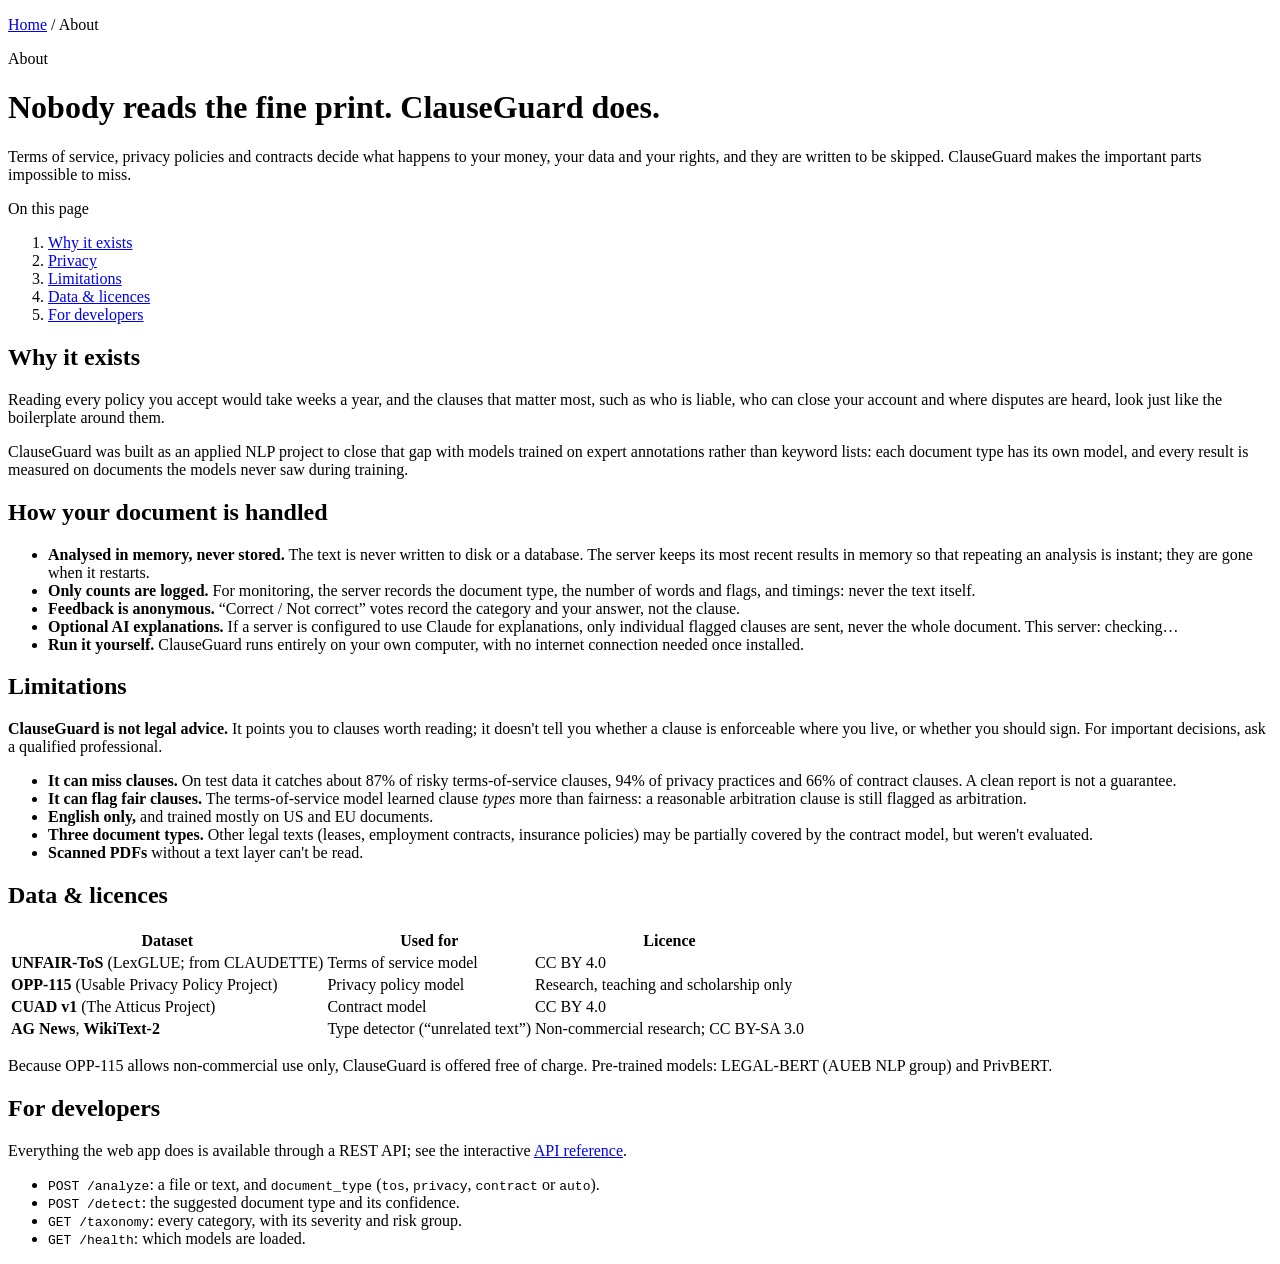
<file: src/clauseguard/web/static/pages/about.html>
<!doctype html>
<html lang="en">
<head>
<!--#head-->
  <title>About · ClauseGuard</title>
  <meta name="description" content="Why ClauseGuard exists, how it handles your documents, its limitations, and the data it was trained on.">
</head>
<body>
<!--#header-->
<main id="main">
  <header class="page-head">
    <div class="wrap">
      <p class="crumbs"><a href="/">Home</a> / About</p>
      <span class="eyebrow">About</span>
      <h1>Nobody reads the fine print. ClauseGuard does.</h1>
      <p class="lead">Terms of service, privacy policies and contracts decide what happens to your money, your data and your rights, and they are written to be skipped. ClauseGuard makes the important parts impossible to miss.</p>
    </div>
  </header>

  <div class="wrap section">
    <div class="layout-side">
      <nav class="toc" aria-label="On this page">
        <p>On this page</p>
        <ol>
          <li><a href="#mission">Why it exists</a></li>
          <li><a href="#privacy">Privacy</a></li>
          <li><a href="#limitations">Limitations</a></li>
          <li><a href="#data">Data &amp; licences</a></li>
          <li><a href="#api">For developers</a></li>
        </ol>
      </nav>
      <div class="prose">
        <section id="mission">
          <h2>Why it exists</h2>
          <p>Reading every policy you accept would take weeks a year, and the clauses that matter most, such as who is liable, who can close your account and where disputes are heard, look just like the boilerplate around them.</p>
          <p>ClauseGuard was built as an applied NLP project to close that gap with models trained on expert annotations rather than keyword lists: each document type has its own model, and every result is measured on documents the models never saw during training.</p>
        </section>

        <section id="privacy">
          <h2>How your document is handled</h2>
          <ul>
            <li><strong>Analysed in memory, never stored.</strong> The text is never written to disk or a database. The server keeps its most recent results in memory so that repeating an analysis is instant; they are gone when it restarts.</li>
            <li><strong>Only counts are logged.</strong> For monitoring, the server records the document type, the number of words and flags, and timings: never the text itself.</li>
            <li><strong>Feedback is anonymous.</strong> “Correct / Not correct” votes record the category and your answer, not the clause.</li>
            <li><strong>Optional AI explanations.</strong> If a server is configured to use Claude for explanations, only individual flagged clauses are sent, never the whole document. This server: <span id="llm-status">checking…</span></li>
            <li><strong>Run it yourself.</strong> ClauseGuard runs entirely on your own computer, with no internet connection needed once installed.</li>
          </ul>
        </section>

        <section id="limitations">
          <h2>Limitations</h2>
          <div class="callout warn"><strong>ClauseGuard is not legal advice.</strong> It points you to clauses worth reading; it doesn't tell you whether a clause is enforceable where you live, or whether you should sign. For important decisions, ask a qualified professional.</div>
          <ul>
            <li><strong>It can miss clauses.</strong> On test data it catches about 87% of risky terms-of-service clauses, 94% of privacy practices and 66% of contract clauses. A clean report is not a guarantee.</li>
            <li><strong>It can flag fair clauses.</strong> The terms-of-service model learned clause <em>types</em> more than fairness: a reasonable arbitration clause is still flagged as arbitration.</li>
            <li><strong>English only,</strong> and trained mostly on US and EU documents.</li>
            <li><strong>Three document types.</strong> Other legal texts (leases, employment contracts, insurance policies) may be partially covered by the contract model, but weren't evaluated.</li>
            <li><strong>Scanned PDFs</strong> without a text layer can't be read.</li>
          </ul>
        </section>

        <section id="data">
          <h2>Data &amp; licences</h2>
          <div class="table-wrap">
            <table>
              <thead><tr><th>Dataset</th><th>Used for</th><th>Licence</th></tr></thead>
              <tbody>
                <tr><td><strong>UNFAIR-ToS</strong> (LexGLUE; from CLAUDETTE)</td><td>Terms of service model</td><td>CC BY 4.0</td></tr>
                <tr><td><strong>OPP-115</strong> (Usable Privacy Policy Project)</td><td>Privacy policy model</td><td>Research, teaching and scholarship only</td></tr>
                <tr><td><strong>CUAD v1</strong> (The Atticus Project)</td><td>Contract model</td><td>CC BY 4.0</td></tr>
                <tr><td><strong>AG News</strong>, <strong>WikiText-2</strong></td><td>Type detector (“unrelated text”)</td><td>Non-commercial research; CC BY-SA 3.0</td></tr>
              </tbody>
            </table>
          </div>
          <p>Because OPP-115 allows non-commercial use only, ClauseGuard is offered free of charge. Pre-trained models: LEGAL-BERT (AUEB NLP group) and PrivBERT.</p>
        </section>

        <section id="api">
          <h2>For developers</h2>
          <p>Everything the web app does is available through a REST API; see the interactive <a href="/docs">API reference</a>.</p>
          <ul>
            <li><code>POST /analyze</code>: a file or text, and <code>document_type</code> (<code>tos</code>, <code>privacy</code>, <code>contract</code> or <code>auto</code>).</li>
            <li><code>POST /detect</code>: the suggested document type and its confidence.</li>
            <li><code>GET /taxonomy</code>: every category, with its severity and risk group.</li>
            <li><code>GET /health</code>: which models are loaded.</li>
          </ul>
        </section>
      </div>
    </div>
  </div>
</main>
<!--#footer-->
<script>
  window.addEventListener("cg:health", (e) => {
    document.getElementById("llm-status").textContent = e.detail.llm_explanations
      ? "AI explanations are on." : "AI explanations are off; all explanations are built in.";
  });
</script>
</body>
</html>
</file>
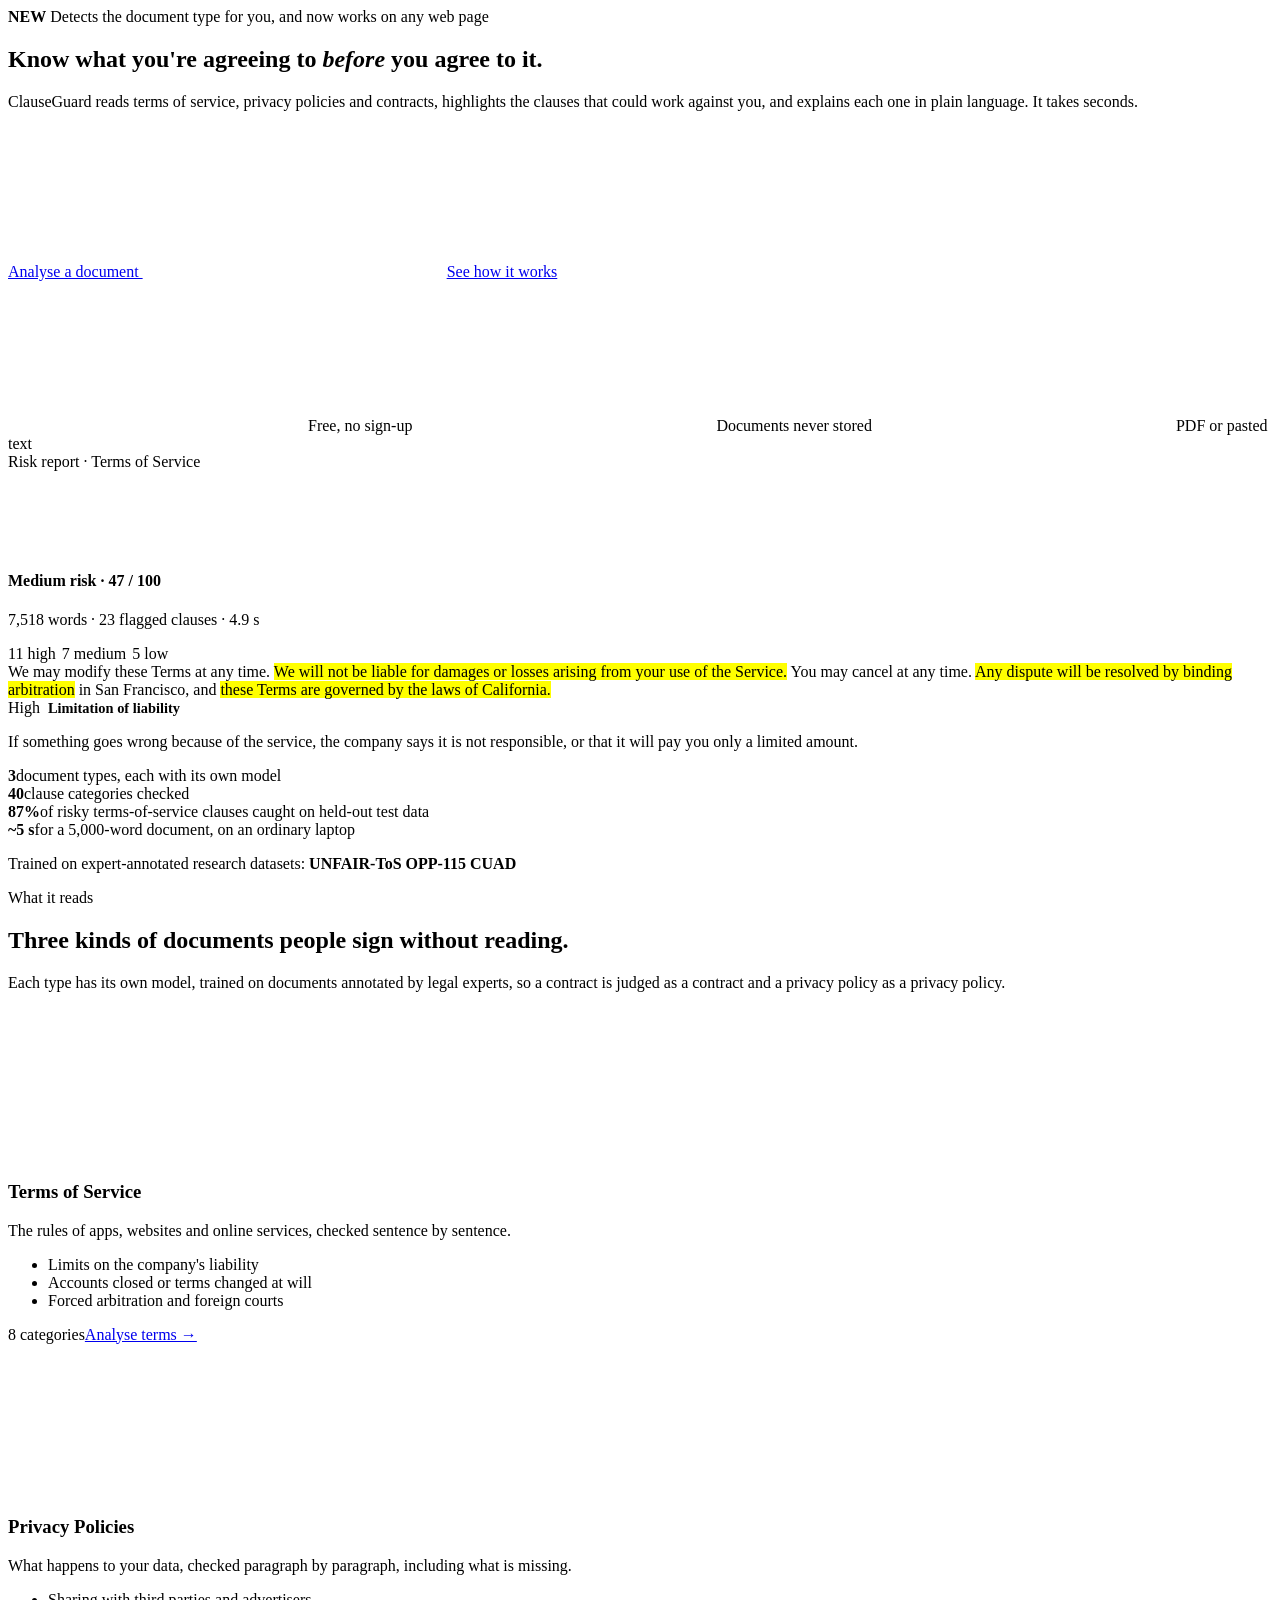
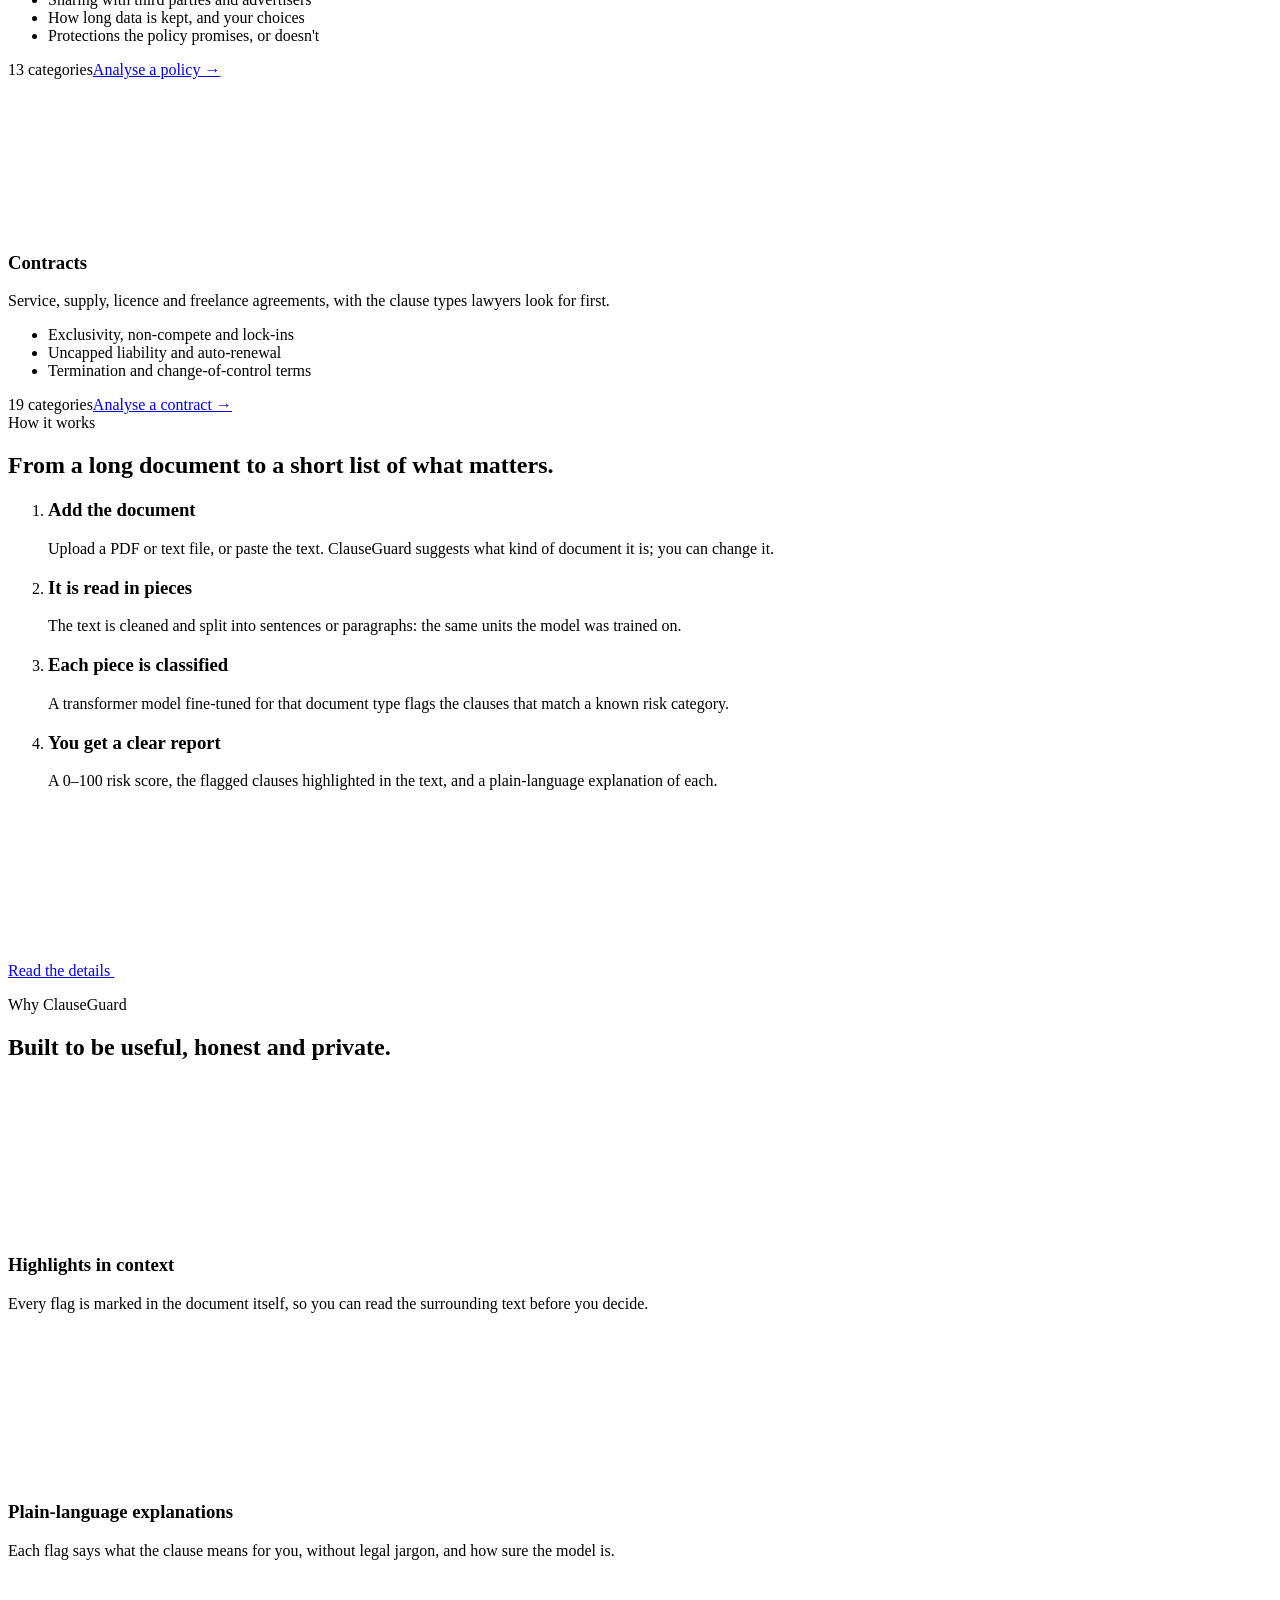
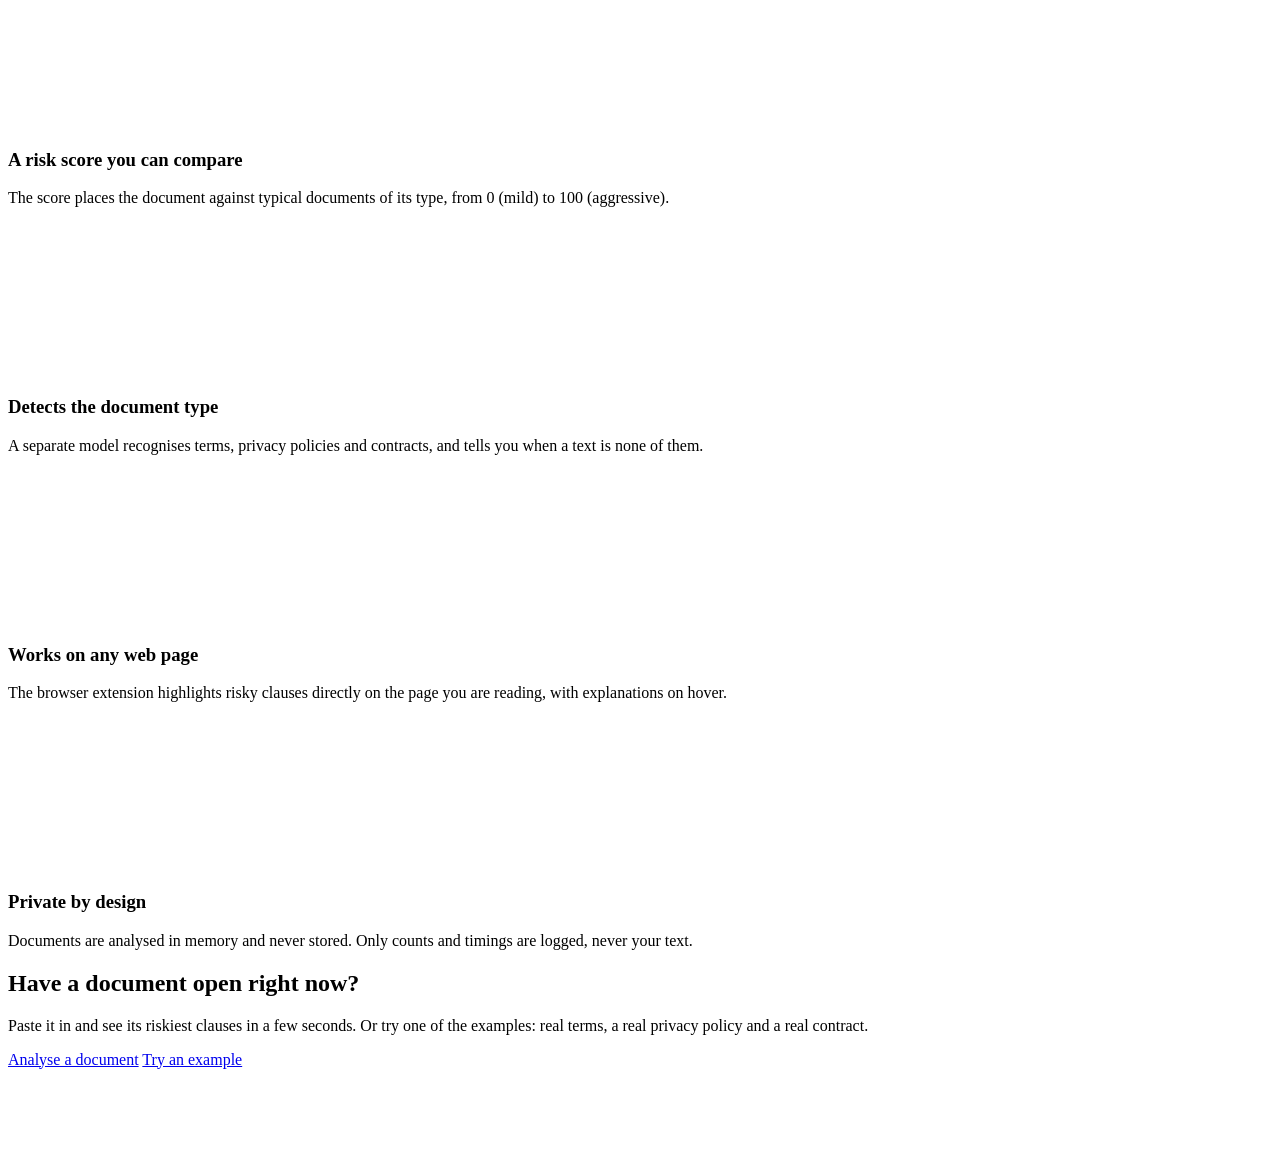
<file: src/clauseguard/web/static/pages/home.html>
<!doctype html>
<html lang="en">
<head>
<!--#head-->
  <title>ClauseGuard: know what you're agreeing to</title>
  <meta name="description" content="ClauseGuard reads terms of service, privacy policies and contracts, highlights the clauses that could work against you, and explains them in plain language.">
</head>
<body>
<!--#header-->
<main id="main">
  <section class="hero">
    <div class="wrap hero-grid">
      <div>
        <span class="pill"><b>NEW</b> Detects the document type for you, and now works on any web page</span>
        <h1>Know what you're agreeing to <em>before</em> you agree to it.</h1>
        <p class="lead">ClauseGuard reads terms of service, privacy policies and contracts, highlights the clauses that could work against you, and explains each one in plain language. It takes seconds.</p>
        <div class="hero-actions">
          <a class="btn btn-primary btn-lg" href="/analyze">Analyse a document <svg aria-hidden="true"><use href="#i-arrow"/></svg></a>
          <a class="btn btn-secondary btn-lg" href="/how-it-works">See how it works</a>
        </div>
        <div class="hero-note">
          <span><svg aria-hidden="true"><use href="#i-check-circle"/></svg>Free, no sign-up</span>
          <span><svg aria-hidden="true"><use href="#i-check-circle"/></svg>Documents never stored</span>
          <span><svg aria-hidden="true"><use href="#i-check-circle"/></svg>PDF or pasted text</span>
        </div>
      </div>

      <div class="mock" aria-hidden="true">
        <div class="mock-card">
          <div class="mock-bar"><i></i><i></i><i></i><span>Risk report · Terms of Service</span></div>
          <div class="mock-body">
            <div class="mock-head">
              <svg width="76" height="76" viewBox="0 0 76 76" style="transform:rotate(-90deg)">
                <circle cx="38" cy="38" r="31" fill="none" stroke="var(--bg-tint)" stroke-width="8"/>
                <circle cx="38" cy="38" r="31" fill="none" stroke="var(--medium)" stroke-width="8" stroke-linecap="round" stroke-dasharray="194.8" stroke-dashoffset="103"/>
              </svg>
              <div>
                <h4>Medium risk · 47 / 100</h4>
                <p>7,518 words · 23 flagged clauses · 4.9 s</p>
                <div style="display:flex;gap:6px;margin-top:8px;flex-wrap:wrap">
                  <span class="badge sev-high">11 high</span><span class="badge sev-medium">7 medium</span><span class="badge sev-low">5 low</span>
                </div>
              </div>
            </div>
            <div class="mock-doc">
              We may modify these Terms at any time. <mark class="sev-high">We will not be liable for damages or losses arising from your use of the Service.</mark> You may cancel at any time. <mark class="sev-medium">Any dispute will be resolved by binding arbitration</mark> in San Francisco, and <mark class="sev-low">these Terms are governed by the laws of California.</mark>
            </div>
          </div>
        </div>
        <div class="mock-float">
          <span class="badge sev-high">High</span> <strong style="font-size:.9rem;margin-left:4px">Limitation of liability</strong>
          <p>If something goes wrong because of the service, the company says it is not responsible, or that it will pay you only a limited amount.</p>
        </div>
      </div>
    </div>
  </section>

  <section class="section-tight">
    <div class="wrap">
      <div class="stats reveal">
        <div><strong>3</strong><span>document types, each with its own model</span></div>
        <div><strong>40</strong><span>clause categories checked</span></div>
        <div><strong>87%</strong><span>of risky terms-of-service clauses caught on held-out test data</span></div>
        <div><strong>~5 s</strong><span>for a 5,000-word document, on an ordinary laptop</span></div>
      </div>
      <p class="datasets">Trained on expert-annotated research datasets: <b>UNFAIR-ToS</b> <b>OPP-115</b> <b>CUAD</b></p>
    </div>
  </section>

  <section class="section">
    <div class="wrap">
      <div class="section-head reveal">
        <span class="eyebrow">What it reads</span>
        <h2>Three kinds of documents people sign without reading.</h2>
        <p>Each type has its own model, trained on documents annotated by legal experts, so a contract is judged as a contract and a privacy policy as a privacy policy.</p>
      </div>
      <div class="grid grid-3">
        <article class="card doc-card reveal">
          <div class="doc-icon"><svg aria-hidden="true"><use href="#i-tos"/></svg></div>
          <h3>Terms of Service</h3>
          <p>The rules of apps, websites and online services, checked sentence by sentence.</p>
          <ul>
            <li>Limits on the company's liability</li>
            <li>Accounts closed or terms changed at will</li>
            <li>Forced arbitration and foreign courts</li>
          </ul>
          <div class="foot"><span>8 categories</span><a href="/analyze?type=tos">Analyse terms →</a></div>
        </article>
        <article class="card doc-card reveal">
          <div class="doc-icon"><svg aria-hidden="true"><use href="#i-privacy"/></svg></div>
          <h3>Privacy Policies</h3>
          <p>What happens to your data, checked paragraph by paragraph, including what is missing.</p>
          <ul>
            <li>Sharing with third parties and advertisers</li>
            <li>How long data is kept, and your choices</li>
            <li>Protections the policy promises, or doesn't</li>
          </ul>
          <div class="foot"><span>13 categories</span><a href="/analyze?type=privacy">Analyse a policy →</a></div>
        </article>
        <article class="card doc-card reveal">
          <div class="doc-icon"><svg aria-hidden="true"><use href="#i-contract"/></svg></div>
          <h3>Contracts</h3>
          <p>Service, supply, licence and freelance agreements, with the clause types lawyers look for first.</p>
          <ul>
            <li>Exclusivity, non-compete and lock-ins</li>
            <li>Uncapped liability and auto-renewal</li>
            <li>Termination and change-of-control terms</li>
          </ul>
          <div class="foot"><span>19 categories</span><a href="/analyze?type=contract">Analyse a contract →</a></div>
        </article>
      </div>
    </div>
  </section>

  <section class="section section-alt">
    <div class="wrap">
      <div class="section-head reveal">
        <span class="eyebrow">How it works</span>
        <h2>From a long document to a short list of what matters.</h2>
      </div>
      <ol class="steps steps-wrap reveal">
        <li><h3>Add the document</h3><p>Upload a PDF or text file, or paste the text. ClauseGuard suggests what kind of document it is; you can change it.</p></li>
        <li><h3>It is read in pieces</h3><p>The text is cleaned and split into sentences or paragraphs: the same units the model was trained on.</p></li>
        <li><h3>Each piece is classified</h3><p>A transformer model fine-tuned for that document type flags the clauses that match a known risk category.</p></li>
        <li><h3>You get a clear report</h3><p>A 0–100 risk score, the flagged clauses highlighted in the text, and a plain-language explanation of each.</p></li>
      </ol>
      <p class="reveal" style="margin-top:36px"><a class="btn btn-secondary" href="/how-it-works">Read the details <svg aria-hidden="true"><use href="#i-arrow"/></svg></a></p>
    </div>
  </section>

  <section class="section">
    <div class="wrap">
      <div class="section-head reveal">
        <span class="eyebrow">Why ClauseGuard</span>
        <h2>Built to be useful, honest and private.</h2>
      </div>
      <div class="grid grid-3">
        <div class="feature reveal"><div class="doc-icon"><svg aria-hidden="true"><use href="#i-highlight"/></svg></div><h3>Highlights in context</h3><p>Every flag is marked in the document itself, so you can read the surrounding text before you decide.</p></div>
        <div class="feature reveal"><div class="doc-icon"><svg aria-hidden="true"><use href="#i-chat"/></svg></div><h3>Plain-language explanations</h3><p>Each flag says what the clause means for you, without legal jargon, and how sure the model is.</p></div>
        <div class="feature reveal"><div class="doc-icon"><svg aria-hidden="true"><use href="#i-gauge"/></svg></div><h3>A risk score you can compare</h3><p>The score places the document against typical documents of its type, from 0 (mild) to 100 (aggressive).</p></div>
        <div class="feature reveal"><div class="doc-icon"><svg aria-hidden="true"><use href="#i-scan"/></svg></div><h3>Detects the document type</h3><p>A separate model recognises terms, privacy policies and contracts, and tells you when a text is none of them.</p></div>
        <div class="feature reveal"><div class="doc-icon"><svg aria-hidden="true"><use href="#i-puzzle"/></svg></div><h3>Works on any web page</h3><p>The browser extension highlights risky clauses directly on the page you are reading, with explanations on hover.</p></div>
        <div class="feature reveal"><div class="doc-icon"><svg aria-hidden="true"><use href="#i-lock"/></svg></div><h3>Private by design</h3><p>Documents are analysed in memory and never stored. Only counts and timings are logged, never your text.</p></div>
      </div>
    </div>
  </section>

  <section class="section-tight" style="padding-bottom:88px">
    <div class="wrap">
      <div class="cta-band reveal">
        <div>
          <h2>Have a document open right now?</h2>
          <p>Paste it in and see its riskiest clauses in a few seconds. Or try one of the examples: real terms, a real privacy policy and a real contract.</p>
        </div>
        <div class="actions">
          <a class="btn btn-primary btn-lg" href="/analyze">Analyse a document</a>
          <a class="btn btn-ghost btn-lg" href="/analyze?example=tos">Try an example</a>
        </div>
      </div>
    </div>
  </section>
</main>
<!--#footer-->
</body>
</html>
</file>
<file: extension/ui.css>
/* Shared styles for the popup, report and options pages. */
:root {
  --bg: #fbfaf7;
  --card: #ffffff;
  --text: #1f2328;
  --muted: #6a6862;
  --line: #e6e2d9;
  --accent: #1d4ed8;
  --high: #b42318;
  --medium: #c4561a;
  --low: #a16207;
  --protective: #15803d;
  --info: #0369a1;
  color-scheme: light dark;
}
@media (prefers-color-scheme: dark) {
  :root {
    --bg: #17181b;
    --card: #1f2125;
    --text: #e8e6e1;
    --muted: #a3a09a;
    --line: #34363b;
    --accent: #8ab4ff;
    --high: #f87171;
    --medium: #fb923c;
    --low: #facc15;
    --protective: #4ade80;
    --info: #38bdf8;
  }
}
* { box-sizing: border-box; }
body {
  margin: 0;
  background: var(--bg);
  color: var(--text);
  font: 14px/1.5 system-ui, -apple-system, "Segoe UI", sans-serif;
}
body.popup { width: 380px; padding: 14px 16px; }
body.page { max-width: 860px; margin: 0 auto; padding: 24px 16px 48px; }
h1 { font-size: 18px; margin: 0; letter-spacing: -0.01em; }
h1 span { color: var(--accent); }
h2 { font-size: 16px; margin: 20px 0 8px; }
.bar { display: flex; justify-content: space-between; align-items: baseline; margin-bottom: 10px; }
.muted { color: var(--muted); }
.small { font-size: 12px; }
a { color: var(--accent); }
.field-label { display: block; font-weight: 600; margin: 10px 0 4px; }
select, input[type="url"] {
  width: 100%;
  padding: 8px 10px;
  border: 1px solid var(--line);
  border-radius: 8px;
  background: var(--card);
  color: var(--text);
  font: inherit;
}
.hint { font-size: 12.5px; color: var(--muted); margin: 6px 0 10px; min-height: 1em; }
button { font: inherit; cursor: pointer; border-radius: 8px; padding: 8px 12px; }
button.primary { background: var(--accent); color: #fff; border: 0; font-weight: 600; }
button.primary:disabled { opacity: 0.5; cursor: default; }
button.secondary { background: transparent; color: var(--text); border: 1px solid var(--line); }
.status { font-size: 12.5px; margin: 8px 0 0; }
.status.error { color: var(--high); }
.row { display: flex; gap: 8px; flex-wrap: wrap; margin-top: 12px; }
.summary { display: flex; gap: 12px; align-items: center; }
.score {
  flex: 0 0 auto;
  width: 72px;
  height: 72px;
  border-radius: 50%;
  display: grid;
  place-content: center;
  text-align: center;
  border: 3px solid var(--line);
}
.score strong { font-size: 22px; line-height: 1; }
.score span { font-size: 11px; color: var(--muted); }
.score.band-high { border-color: var(--high); }
.score.band-medium { border-color: var(--medium); }
.score.band-low { border-color: var(--protective); }
.summary-line { margin: 0 0 2px; font-weight: 600; }
.warnings { padding-left: 18px; color: var(--muted); font-size: 12.5px; }
.findings { list-style: none; padding: 0; margin: 10px 0 0; }
.finding { border-left: 3px solid var(--line); padding: 4px 0 4px 10px; margin-bottom: 8px; }
.finding.sev-high { border-color: var(--high); }
.finding.sev-medium { border-color: var(--medium); }
.finding.sev-low { border-color: var(--low); }
.finding.sev-protective { border-color: var(--protective); }
.finding.sev-info { border-color: var(--info); }
.finding-head {
  display: flex;
  gap: 8px;
  align-items: center;
  background: none;
  border: 0;
  padding: 0;
  color: var(--text);
  font-weight: 600;
  text-align: left;
}
.badge { font-size: 11px; font-weight: 700; text-transform: uppercase; letter-spacing: 0.03em; }
.badge.sev-high { color: var(--high); }
.badge.sev-medium { color: var(--medium); }
.badge.sev-low { color: var(--low); }
.badge.sev-protective { color: var(--protective); }
.badge.sev-info { color: var(--info); }
.explanation { margin: 2px 0 0; font-size: 13px; }
.quote {
  margin: 6px 0;
  padding: 8px 10px;
  background: var(--card);
  border: 1px solid var(--line);
  border-radius: 8px;
  font-size: 13px;
}
.disclaimer { margin-top: 14px; font-size: 11.5px; color: var(--muted); }
.card {
  background: var(--card);
  border: 1px solid var(--line);
  border-radius: 12px;
  padding: 16px;
  margin-top: 16px;
}
@media (max-width: 480px) {
  body.page { padding: 16px; }
}
</file>
